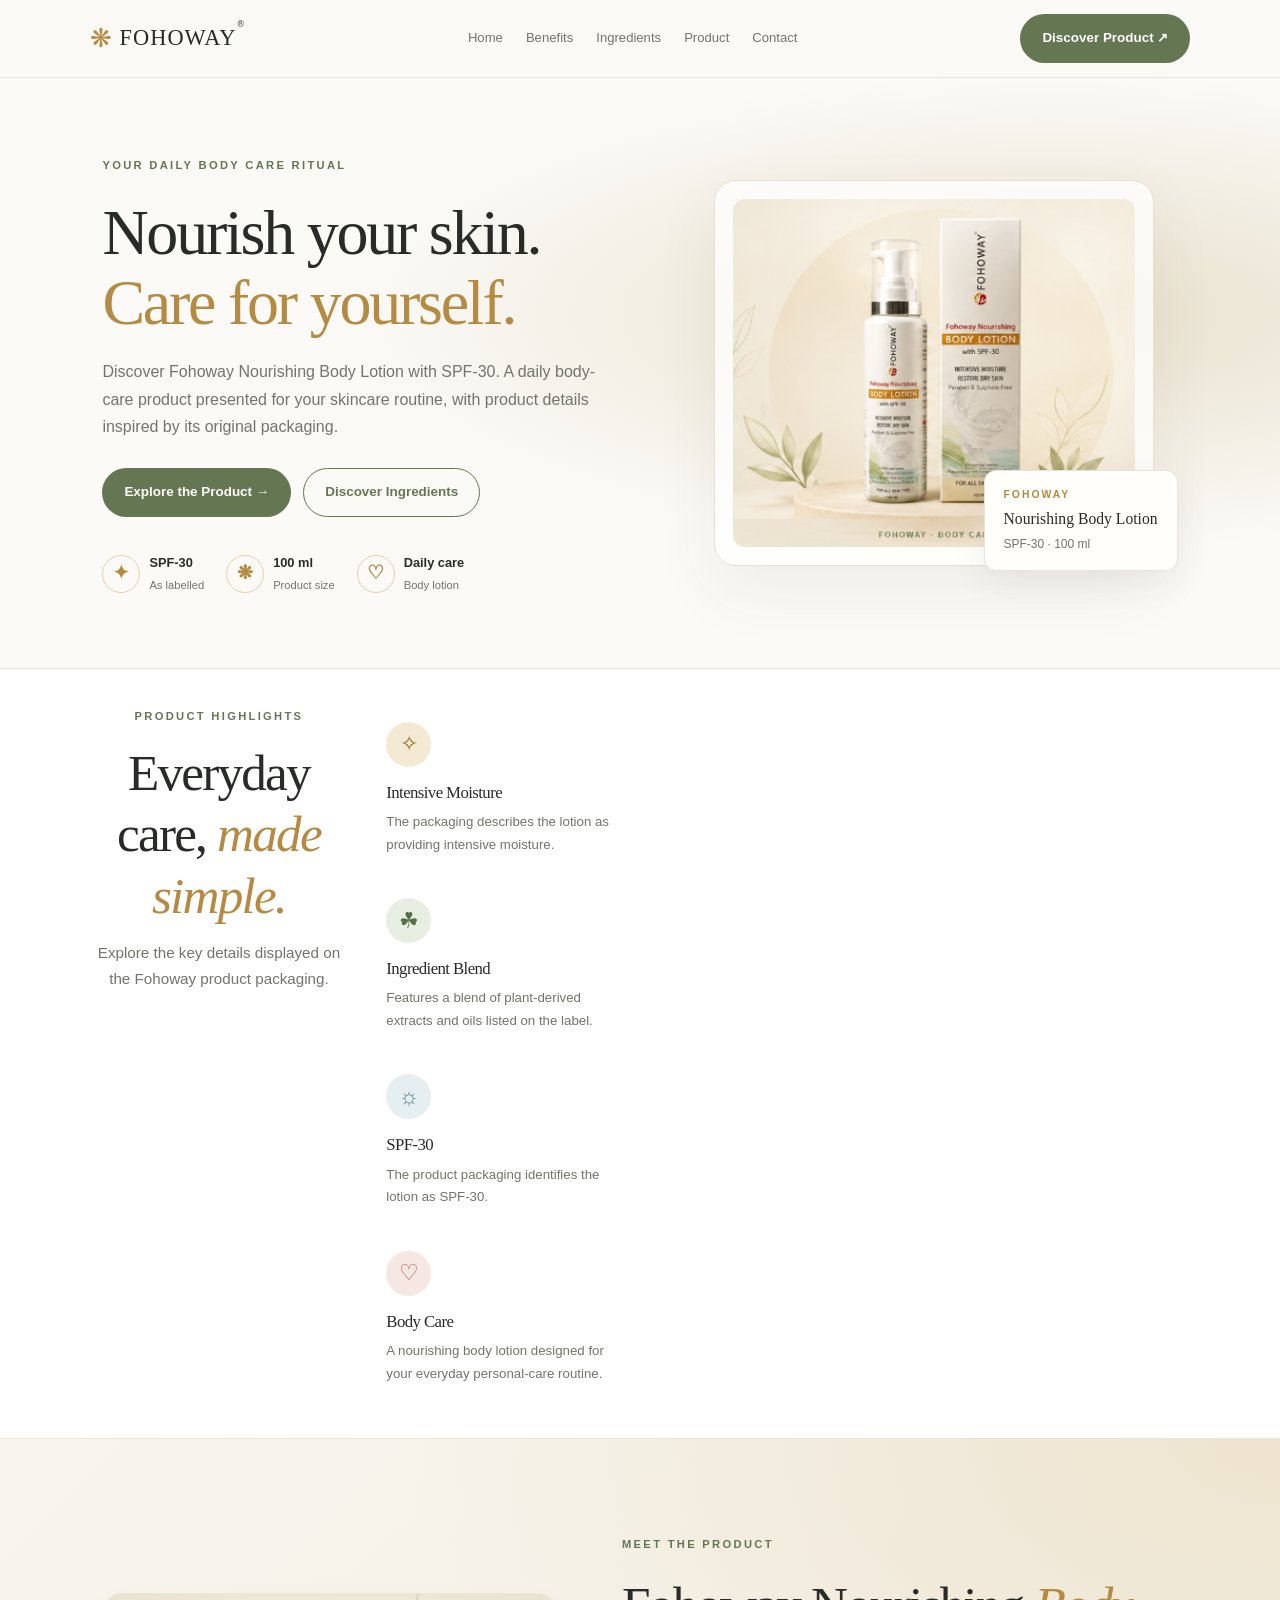
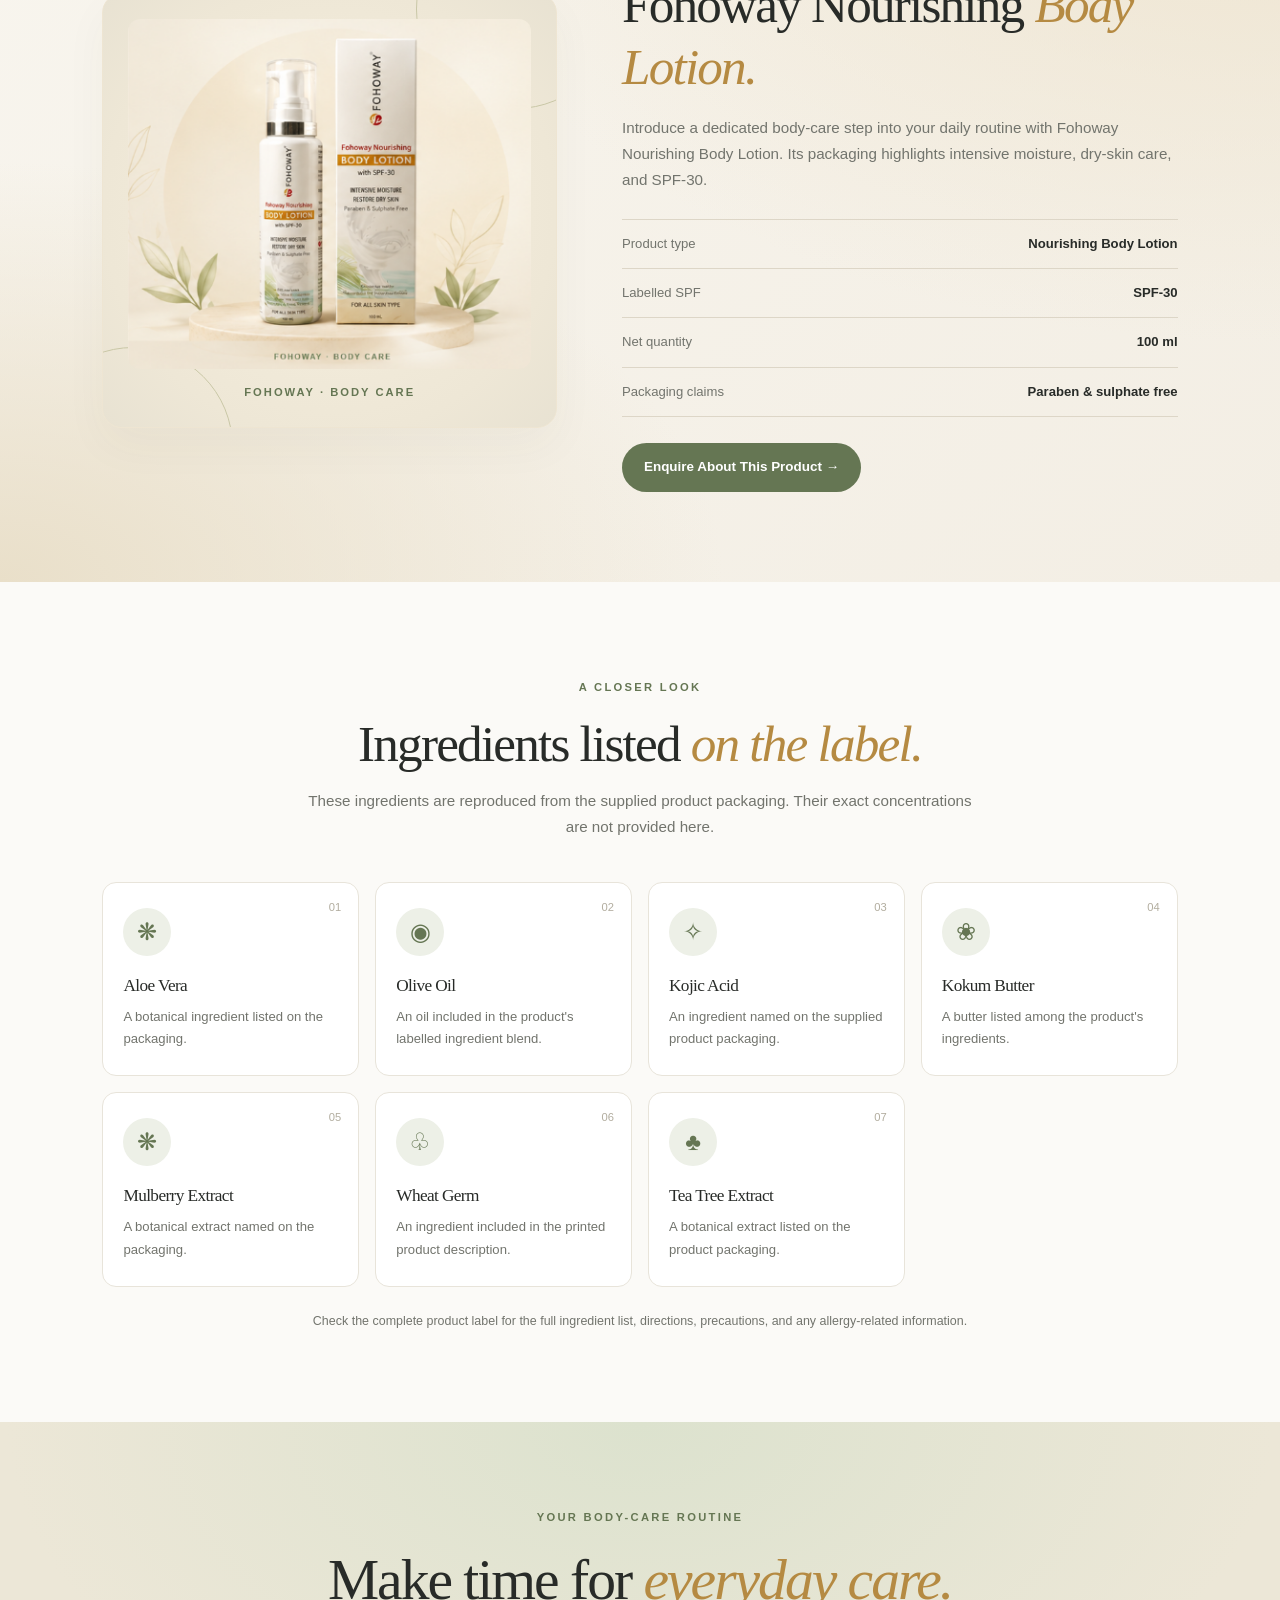
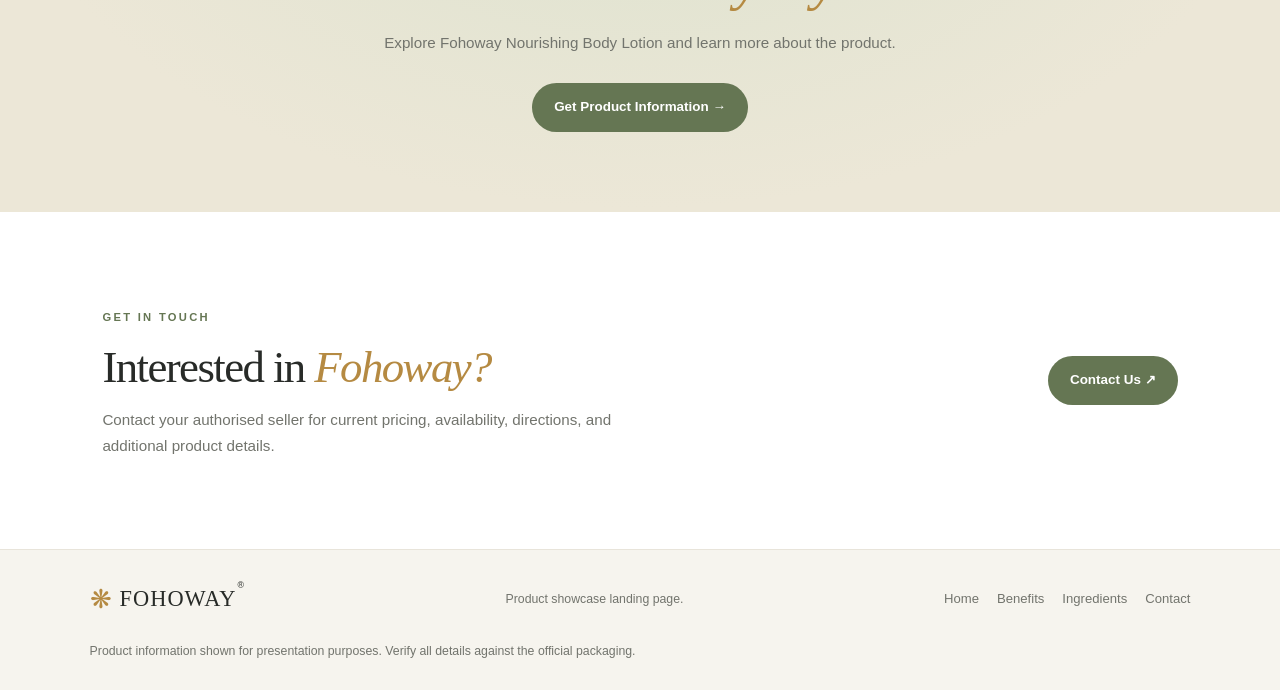
<file: index.html>
<!DOCTYPE html>
<html lang="en">
<head>
    <meta charset="UTF-8">
    <meta name="viewport" content="width=device-width, initial-scale=1.0">
    <meta name="description" content="Discover Fohoway Nourishing Body Lotion with SPF-30, presented in a clean and elegant product showcase.">
    <title>FOHOWAY | Nourishing Body Lotion SPF-30</title>
    <link rel="stylesheet" href="style.css">
</head>
<body>

    <!-- Navigation -->
    <header class="navbar">
        <a href="#home" class="logo" aria-label="Fohoway home">
            <span class="logo-symbol">❋</span> FOHOWAY<span class="reg">®</span>
        </a>

        <nav aria-label="Main navigation">
            <a href="#home">Home</a>
            <a href="#benefits">Benefits</a>
            <a href="#ingredients">Ingredients</a>
            <a href="#product">Product</a>
            <a href="#contact">Contact</a>
        </nav>

        <a href="#product" class="button nav-button">Discover Product ↗</a>
    </header>

    <main>
        <!-- Hero section -->
        <section class="hero" id="home">
            <div class="hero-content">
                <span class="eyebrow">YOUR DAILY BODY CARE RITUAL</span>

                <h1>
                    Nourish your skin.<br>
                    <span>Care for yourself.</span>
                </h1>

                <p class="hero-description">
                    Discover Fohoway Nourishing Body Lotion with SPF-30.
                    A daily body-care product presented for your skincare routine,
                    with product details inspired by its original packaging.
                </p>

                <div class="hero-buttons">
                    <a href="#product" class="button primary">Explore the Product →</a>
                    <a href="#ingredients" class="button secondary">Discover Ingredients</a>
                </div>

                <div class="hero-highlights">
                    <div>
                        <span class="highlight-icon">✦</span>
                        <span>SPF-30<br><small>As labelled</small></span>
                    </div>
                    <div>
                        <span class="highlight-icon">❋</span>
                        <span>100 ml<br><small>Product size</small></span>
                    </div>
                    <div>
                        <span class="highlight-icon">♡</span>
                        <span>Daily care<br><small>Body lotion</small></span>
                    </div>
                </div>
            </div>

            <div class="hero-image">
                <div class="image-glow"></div>
                <div class="image-frame">
                    <img
                        src="Image/Fohoway.png"
                        alt="Fohoway Nourishing Body Lotion with SPF-30, 100 ml bottle and product box"
                    >
                </div>
                <div class="floating-label">
                    <span>FOHOWAY</span>
                    <strong>Nourishing Body Lotion</strong>
                    <small>SPF-30 · 100 ml</small>
                </div>
            </div>
        </section>

        <!-- Product highlights -->
        <section class="benefits section" id="benefits">
            <div class="section-heading">
                <span class="eyebrow">PRODUCT HIGHLIGHTS</span>
                <h2>Everyday care, <em>made simple.</em></h2>
                <p>Explore the key details displayed on the Fohoway product packaging.</p>
            </div>

            <div class="benefit-grid">
                <article class="benefit-card">
                    <span class="benefit-icon gold">✧</span>
                    <h3>Intensive Moisture</h3>
                    <p>The packaging describes the lotion as providing intensive moisture.</p>
                </article>

                <article class="benefit-card">
                    <span class="benefit-icon green">☘</span>
                    <h3>Ingredient Blend</h3>
                    <p>Features a blend of plant-derived extracts and oils listed on the label.</p>
                </article>

                <article class="benefit-card">
                    <span class="benefit-icon blue">☼</span>
                    <h3>SPF-30</h3>
                    <p>The product packaging identifies the lotion as SPF-30.</p>
                </article>

                <article class="benefit-card">
                    <span class="benefit-icon rose">♡</span>
                    <h3>Body Care</h3>
                    <p>A nourishing body lotion designed for your everyday personal-care routine.</p>
                </article>
            </div>
        </section>

        <!-- About the product -->
        <section class="about section" id="product">
            <div class="about-image">
                <div class="about-decoration decoration-one"></div>
                <div class="about-decoration decoration-two"></div>

                <img
                    src="Image/Fohoway.png"
                    alt="Fohoway Nourishing Body Lotion product packaging"
                    loading="lazy"
                >

                <span class="image-caption">FOHOWAY · BODY CARE</span>
            </div>

            <div class="about-content">
                <span class="eyebrow">MEET THE PRODUCT</span>
                <h2>Fohoway Nourishing <em>Body Lotion.</em></h2>

                <p>
                    Introduce a dedicated body-care step into your daily routine
                    with Fohoway Nourishing Body Lotion. Its packaging highlights
                    intensive moisture, dry-skin care, and SPF-30.
                </p>

                <div class="product-facts">
                    <div>
                        <span>Product type</span>
                        <strong>Nourishing Body Lotion</strong>
                    </div>
                    <div>
                        <span>Labelled SPF</span>
                        <strong>SPF-30</strong>
                    </div>
                    <div>
                        <span>Net quantity</span>
                        <strong>100 ml</strong>
                    </div>
                    <div>
                        <span>Packaging claims</span>
                        <strong>Paraben &amp; sulphate free</strong>
                    </div>
                </div>

                <a href="#contact" class="button primary">Enquire About This Product →</a>
            </div>
        </section>

        <!-- Ingredients -->
        <section class="ingredients section" id="ingredients">
            <div class="section-heading">
                <span class="eyebrow">A CLOSER LOOK</span>
                <h2>Ingredients listed <em>on the label.</em></h2>
                <p>
                    These ingredients are reproduced from the supplied product
                    packaging. Their exact concentrations are not provided here.
                </p>
            </div>

            <div class="ingredient-grid">
                <article class="ingredient-card">
                    <span class="ingredient-number">01</span>
                    <span class="ingredient-symbol">❋</span>
                    <h3>Aloe Vera</h3>
                    <p>A botanical ingredient listed on the packaging.</p>
                </article>

                <article class="ingredient-card">
                    <span class="ingredient-number">02</span>
                    <span class="ingredient-symbol">◉</span>
                    <h3>Olive Oil</h3>
                    <p>An oil included in the product's labelled ingredient blend.</p>
                </article>

                <article class="ingredient-card">
                    <span class="ingredient-number">03</span>
                    <span class="ingredient-symbol">✧</span>
                    <h3>Kojic Acid</h3>
                    <p>An ingredient named on the supplied product packaging.</p>
                </article>

                <article class="ingredient-card">
                    <span class="ingredient-number">04</span>
                    <span class="ingredient-symbol">❀</span>
                    <h3>Kokum Butter</h3>
                    <p>A butter listed among the product's ingredients.</p>
                </article>

                <article class="ingredient-card">
                    <span class="ingredient-number">05</span>
                    <span class="ingredient-symbol">❋</span>
                    <h3>Mulberry Extract</h3>
                    <p>A botanical extract named on the packaging.</p>
                </article>

                <article class="ingredient-card">
                    <span class="ingredient-number">06</span>
                    <span class="ingredient-symbol">♧</span>
                    <h3>Wheat Germ</h3>
                    <p>An ingredient included in the printed product description.</p>
                </article>

                <article class="ingredient-card">
                    <span class="ingredient-number">07</span>
                    <span class="ingredient-symbol">♣</span>
                    <h3>Tea Tree Extract</h3>
                    <p>A botanical extract listed on the product packaging.</p>
                </article>
            </div>

            <p class="ingredient-note">
                Check the complete product label for the full ingredient list,
                directions, precautions, and any allergy-related information.
            </p>
        </section>

        <!-- Call to action -->
        <section class="cta">
            <div class="cta-content">
                <span class="eyebrow">YOUR BODY-CARE ROUTINE</span>
                <h2>Make time for <em>everyday care.</em></h2>
                <p>
                    Explore Fohoway Nourishing Body Lotion and learn more
                    about the product.
                </p>
                <a href="#contact" class="button cta-button">Get Product Information →</a>
            </div>
        </section>

        <!-- Contact -->
        <section class="contact section" id="contact">
            <div>
                <span class="eyebrow">GET IN TOUCH</span>
                <h2>Interested in <em>Fohoway?</em></h2>
                <p>
                    Contact your authorised seller for current pricing,
                    availability, directions, and additional product details.
                </p>
            </div>

            <a class="button primary" href="mailto:hello@example.com">
                Contact Us ↗
            </a>
        </section>
    </main>

    <!-- Footer -->
    <footer class="footer">
        <a href="#home" class="logo">
            <span class="logo-symbol">❋</span> FOHOWAY<span class="reg">®</span>
        </a>

        <p>Product showcase landing page.</p>

        <div class="footer-links">
            <a href="#home">Home</a>
            <a href="#benefits">Benefits</a>
            <a href="#ingredients">Ingredients</a>
            <a href="#contact">Contact</a>
        </div>

        <small>
            Product information shown for presentation purposes.
            Verify all details against the official packaging.
        </small>
    </footer>

</body>
</html>
</file>
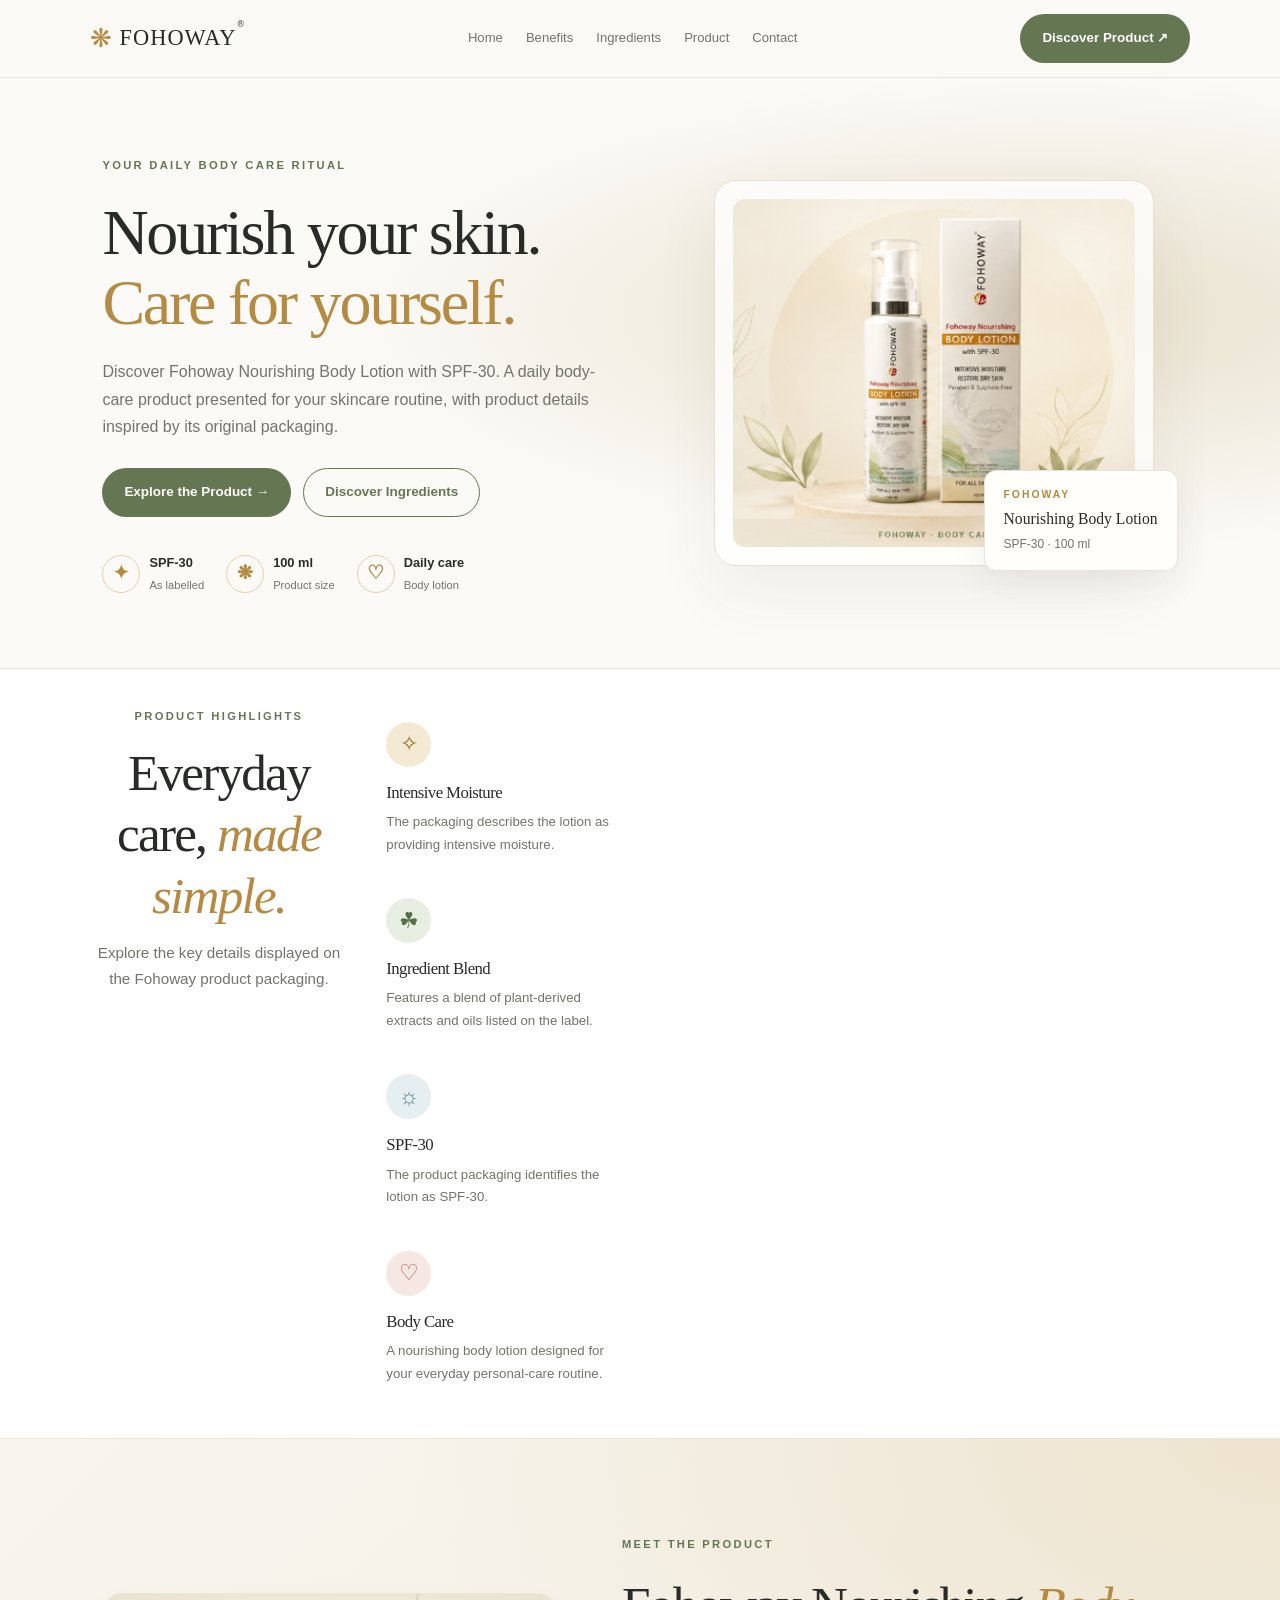
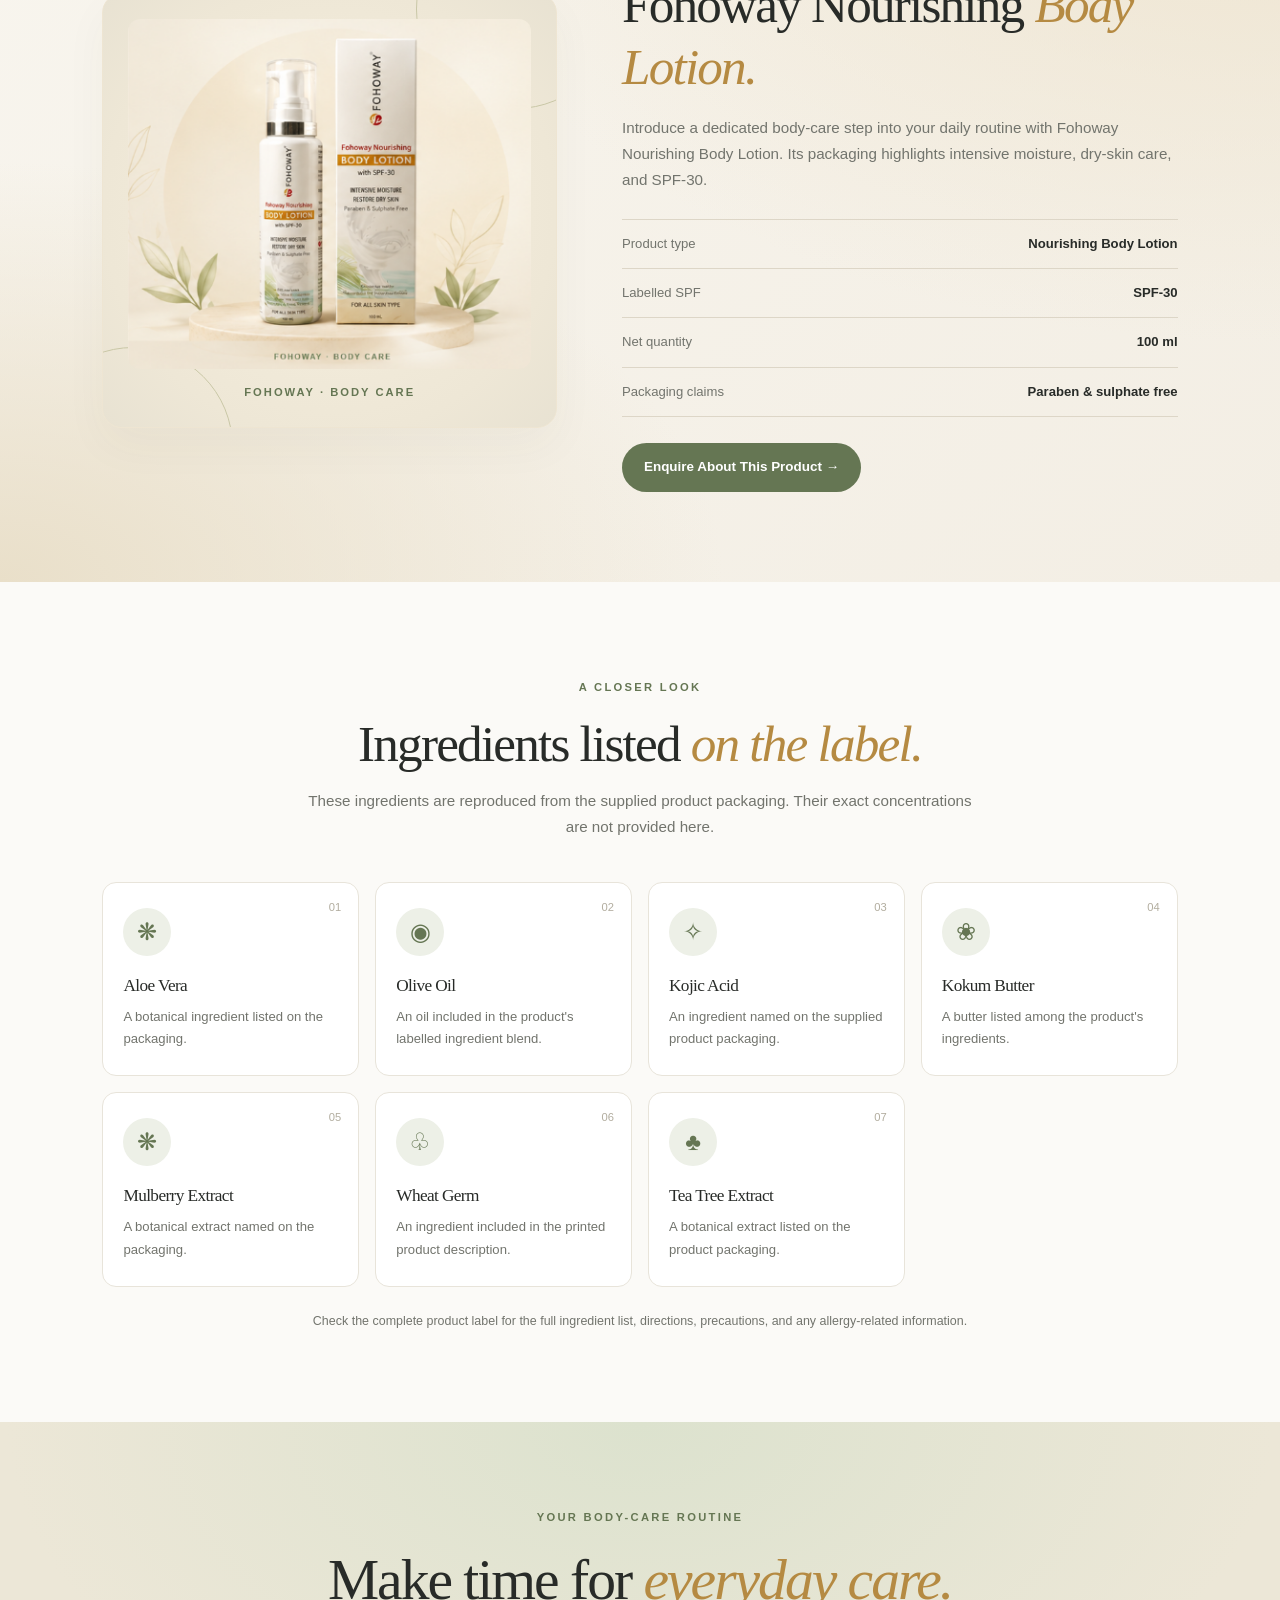
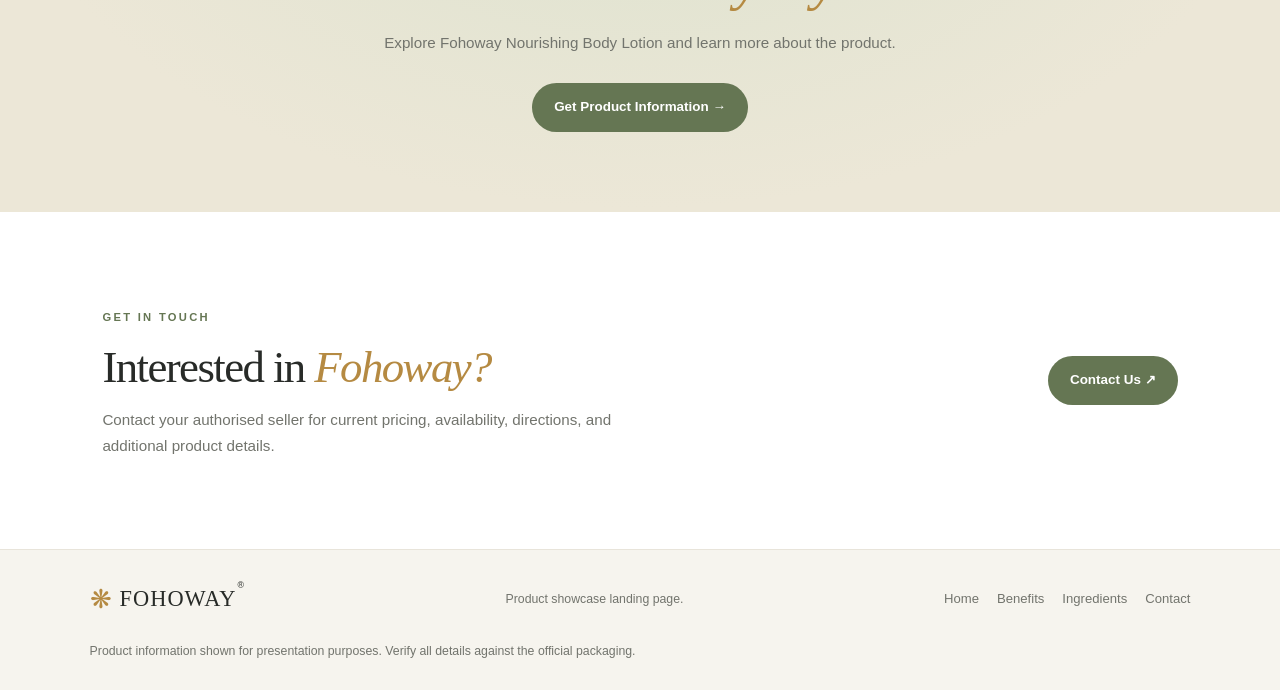
<file: WebDev-L1-LandingPage/index.html>
<!DOCTYPE html>
<html lang="en">
<head>
    <meta charset="UTF-8">
    <meta name="viewport" content="width=device-width, initial-scale=1.0">
    <meta name="description" content="Discover Fohoway Nourishing Body Lotion with SPF-30, presented in a clean and elegant product showcase.">
    <title>FOHOWAY | Nourishing Body Lotion SPF-30</title>
    <link rel="stylesheet" href="style.css">
</head>
<body>

    <!-- Navigation -->
    <header class="navbar">
        <a href="#home" class="logo" aria-label="Fohoway home">
            <span class="logo-symbol">❋</span> FOHOWAY<span class="reg">®</span>
        </a>

        <nav aria-label="Main navigation">
            <a href="#home">Home</a>
            <a href="#benefits">Benefits</a>
            <a href="#ingredients">Ingredients</a>
            <a href="#product">Product</a>
            <a href="#contact">Contact</a>
        </nav>

        <a href="#product" class="button nav-button">Discover Product ↗</a>
    </header>

    <main>
        <!-- Hero section -->
        <section class="hero" id="home">
            <div class="hero-content">
                <span class="eyebrow">YOUR DAILY BODY CARE RITUAL</span>

                <h1>
                    Nourish your skin.<br>
                    <span>Care for yourself.</span>
                </h1>

                <p class="hero-description">
                    Discover Fohoway Nourishing Body Lotion with SPF-30.
                    A daily body-care product presented for your skincare routine,
                    with product details inspired by its original packaging.
                </p>

                <div class="hero-buttons">
                    <a href="#product" class="button primary">Explore the Product →</a>
                    <a href="#ingredients" class="button secondary">Discover Ingredients</a>
                </div>

                <div class="hero-highlights">
                    <div>
                        <span class="highlight-icon">✦</span>
                        <span>SPF-30<br><small>As labelled</small></span>
                    </div>
                    <div>
                        <span class="highlight-icon">❋</span>
                        <span>100 ml<br><small>Product size</small></span>
                    </div>
                    <div>
                        <span class="highlight-icon">♡</span>
                        <span>Daily care<br><small>Body lotion</small></span>
                    </div>
                </div>
            </div>

            <div class="hero-image">
                <div class="image-glow"></div>
                <div class="image-frame">
                    <img
                        src="Image/Fohoway.png"
                        alt="Fohoway Nourishing Body Lotion with SPF-30, 100 ml bottle and product box"
                    >
                </div>
                <div class="floating-label">
                    <span>FOHOWAY</span>
                    <strong>Nourishing Body Lotion</strong>
                    <small>SPF-30 · 100 ml</small>
                </div>
            </div>
        </section>

        <!-- Product highlights -->
        <section class="benefits section" id="benefits">
            <div class="section-heading">
                <span class="eyebrow">PRODUCT HIGHLIGHTS</span>
                <h2>Everyday care, <em>made simple.</em></h2>
                <p>Explore the key details displayed on the Fohoway product packaging.</p>
            </div>

            <div class="benefit-grid">
                <article class="benefit-card">
                    <span class="benefit-icon gold">✧</span>
                    <h3>Intensive Moisture</h3>
                    <p>The packaging describes the lotion as providing intensive moisture.</p>
                </article>

                <article class="benefit-card">
                    <span class="benefit-icon green">☘</span>
                    <h3>Ingredient Blend</h3>
                    <p>Features a blend of plant-derived extracts and oils listed on the label.</p>
                </article>

                <article class="benefit-card">
                    <span class="benefit-icon blue">☼</span>
                    <h3>SPF-30</h3>
                    <p>The product packaging identifies the lotion as SPF-30.</p>
                </article>

                <article class="benefit-card">
                    <span class="benefit-icon rose">♡</span>
                    <h3>Body Care</h3>
                    <p>A nourishing body lotion designed for your everyday personal-care routine.</p>
                </article>
            </div>
        </section>

        <!-- About the product -->
        <section class="about section" id="product">
            <div class="about-image">
                <div class="about-decoration decoration-one"></div>
                <div class="about-decoration decoration-two"></div>

                <img
                    src="Image/Fohoway.png"
                    alt="Fohoway Nourishing Body Lotion product packaging"
                    loading="lazy"
                >

                <span class="image-caption">FOHOWAY · BODY CARE</span>
            </div>

            <div class="about-content">
                <span class="eyebrow">MEET THE PRODUCT</span>
                <h2>Fohoway Nourishing <em>Body Lotion.</em></h2>

                <p>
                    Introduce a dedicated body-care step into your daily routine
                    with Fohoway Nourishing Body Lotion. Its packaging highlights
                    intensive moisture, dry-skin care, and SPF-30.
                </p>

                <div class="product-facts">
                    <div>
                        <span>Product type</span>
                        <strong>Nourishing Body Lotion</strong>
                    </div>
                    <div>
                        <span>Labelled SPF</span>
                        <strong>SPF-30</strong>
                    </div>
                    <div>
                        <span>Net quantity</span>
                        <strong>100 ml</strong>
                    </div>
                    <div>
                        <span>Packaging claims</span>
                        <strong>Paraben &amp; sulphate free</strong>
                    </div>
                </div>

                <a href="#contact" class="button primary">Enquire About This Product →</a>
            </div>
        </section>

        <!-- Ingredients -->
        <section class="ingredients section" id="ingredients">
            <div class="section-heading">
                <span class="eyebrow">A CLOSER LOOK</span>
                <h2>Ingredients listed <em>on the label.</em></h2>
                <p>
                    These ingredients are reproduced from the supplied product
                    packaging. Their exact concentrations are not provided here.
                </p>
            </div>

            <div class="ingredient-grid">
                <article class="ingredient-card">
                    <span class="ingredient-number">01</span>
                    <span class="ingredient-symbol">❋</span>
                    <h3>Aloe Vera</h3>
                    <p>A botanical ingredient listed on the packaging.</p>
                </article>

                <article class="ingredient-card">
                    <span class="ingredient-number">02</span>
                    <span class="ingredient-symbol">◉</span>
                    <h3>Olive Oil</h3>
                    <p>An oil included in the product's labelled ingredient blend.</p>
                </article>

                <article class="ingredient-card">
                    <span class="ingredient-number">03</span>
                    <span class="ingredient-symbol">✧</span>
                    <h3>Kojic Acid</h3>
                    <p>An ingredient named on the supplied product packaging.</p>
                </article>

                <article class="ingredient-card">
                    <span class="ingredient-number">04</span>
                    <span class="ingredient-symbol">❀</span>
                    <h3>Kokum Butter</h3>
                    <p>A butter listed among the product's ingredients.</p>
                </article>

                <article class="ingredient-card">
                    <span class="ingredient-number">05</span>
                    <span class="ingredient-symbol">❋</span>
                    <h3>Mulberry Extract</h3>
                    <p>A botanical extract named on the packaging.</p>
                </article>

                <article class="ingredient-card">
                    <span class="ingredient-number">06</span>
                    <span class="ingredient-symbol">♧</span>
                    <h3>Wheat Germ</h3>
                    <p>An ingredient included in the printed product description.</p>
                </article>

                <article class="ingredient-card">
                    <span class="ingredient-number">07</span>
                    <span class="ingredient-symbol">♣</span>
                    <h3>Tea Tree Extract</h3>
                    <p>A botanical extract listed on the product packaging.</p>
                </article>
            </div>

            <p class="ingredient-note">
                Check the complete product label for the full ingredient list,
                directions, precautions, and any allergy-related information.
            </p>
        </section>

        <!-- Call to action -->
        <section class="cta">
            <div class="cta-content">
                <span class="eyebrow">YOUR BODY-CARE ROUTINE</span>
                <h2>Make time for <em>everyday care.</em></h2>
                <p>
                    Explore Fohoway Nourishing Body Lotion and learn more
                    about the product.
                </p>
                <a href="#contact" class="button cta-button">Get Product Information →</a>
            </div>
        </section>

        <!-- Contact -->
        <section class="contact section" id="contact">
            <div>
                <span class="eyebrow">GET IN TOUCH</span>
                <h2>Interested in <em>Fohoway?</em></h2>
                <p>
                    Contact your authorised seller for current pricing,
                    availability, directions, and additional product details.
                </p>
            </div>

            <a class="button primary" href="mailto:hello@example.com">
                Contact Us ↗
            </a>
        </section>
    </main>

    <!-- Footer -->
    <footer class="footer">
        <a href="#home" class="logo">
            <span class="logo-symbol">❋</span> FOHOWAY<span class="reg">®</span>
        </a>

        <p>Product showcase landing page.</p>

        <div class="footer-links">
            <a href="#home">Home</a>
            <a href="#benefits">Benefits</a>
            <a href="#ingredients">Ingredients</a>
            <a href="#contact">Contact</a>
        </div>

        <small>
            Product information shown for presentation purposes.
            Verify all details against the official packaging.
        </small>
    </footer>

</body>
</html>
</file>
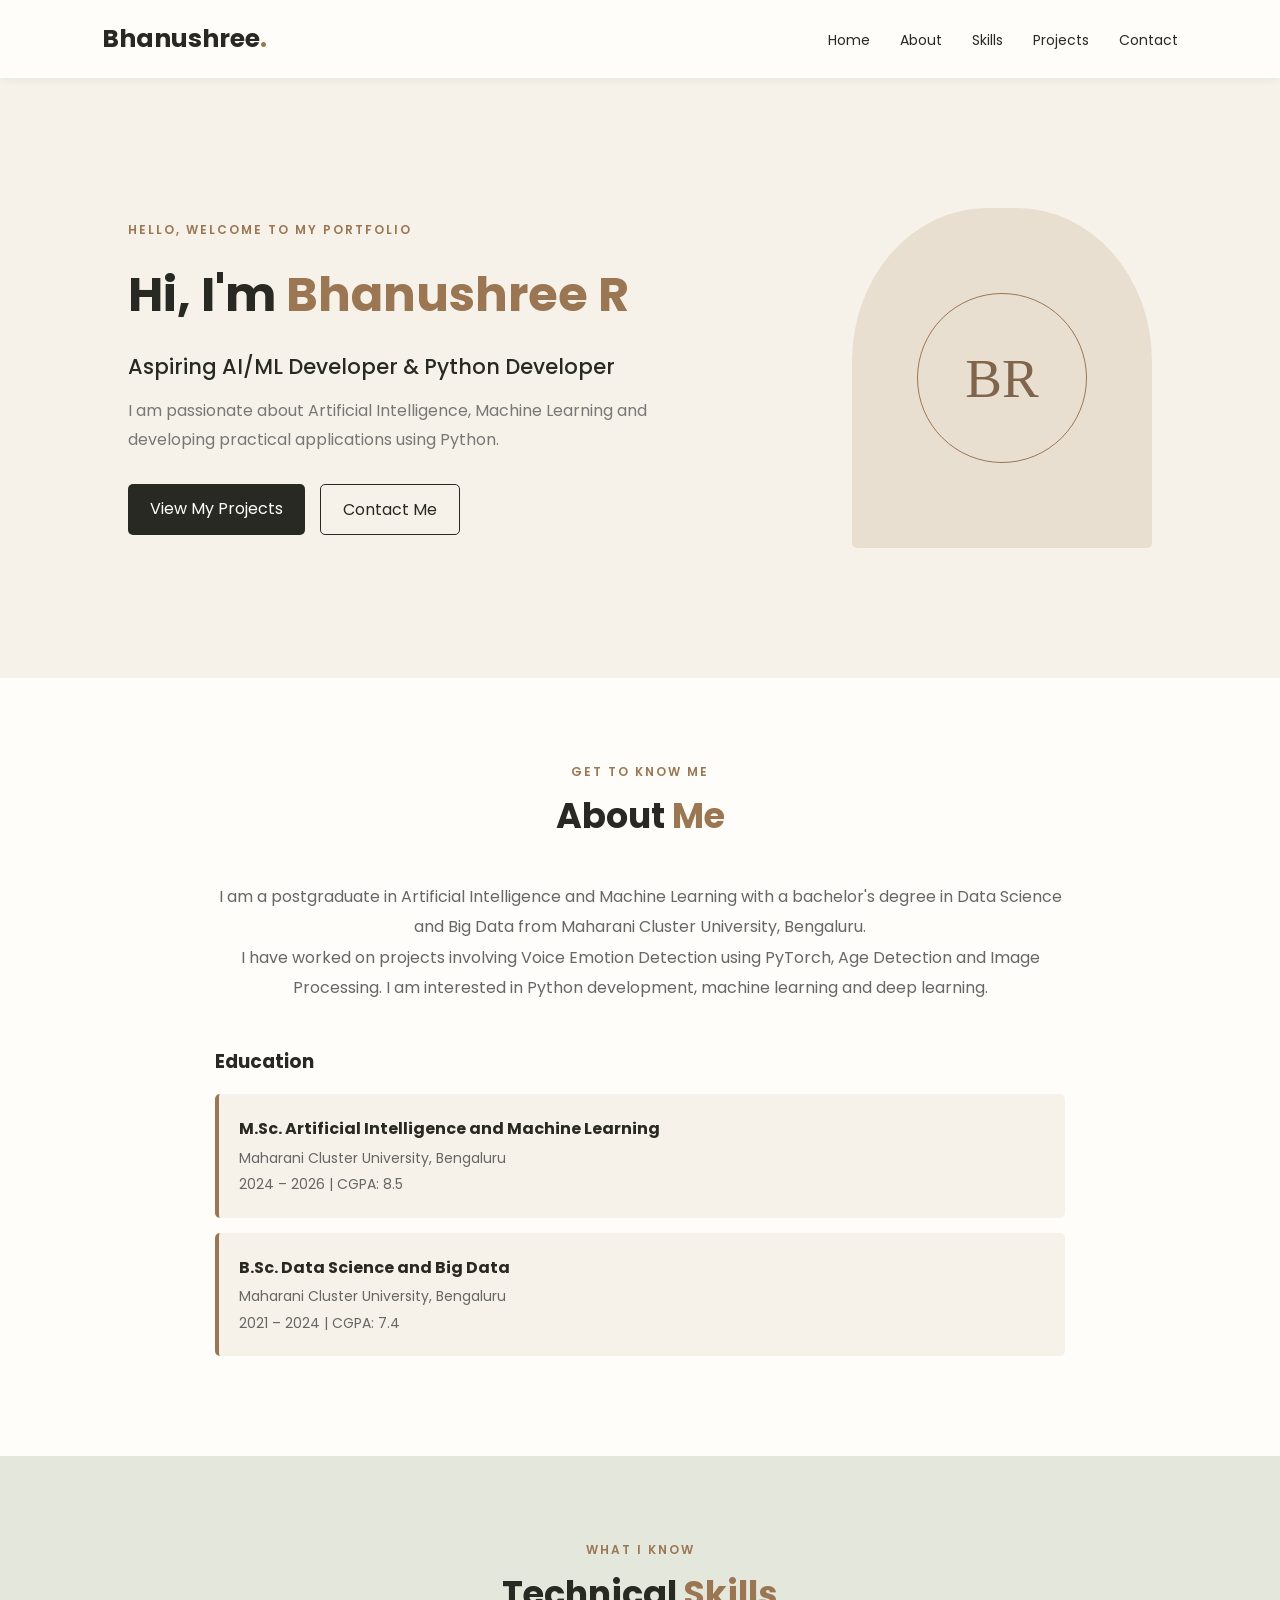
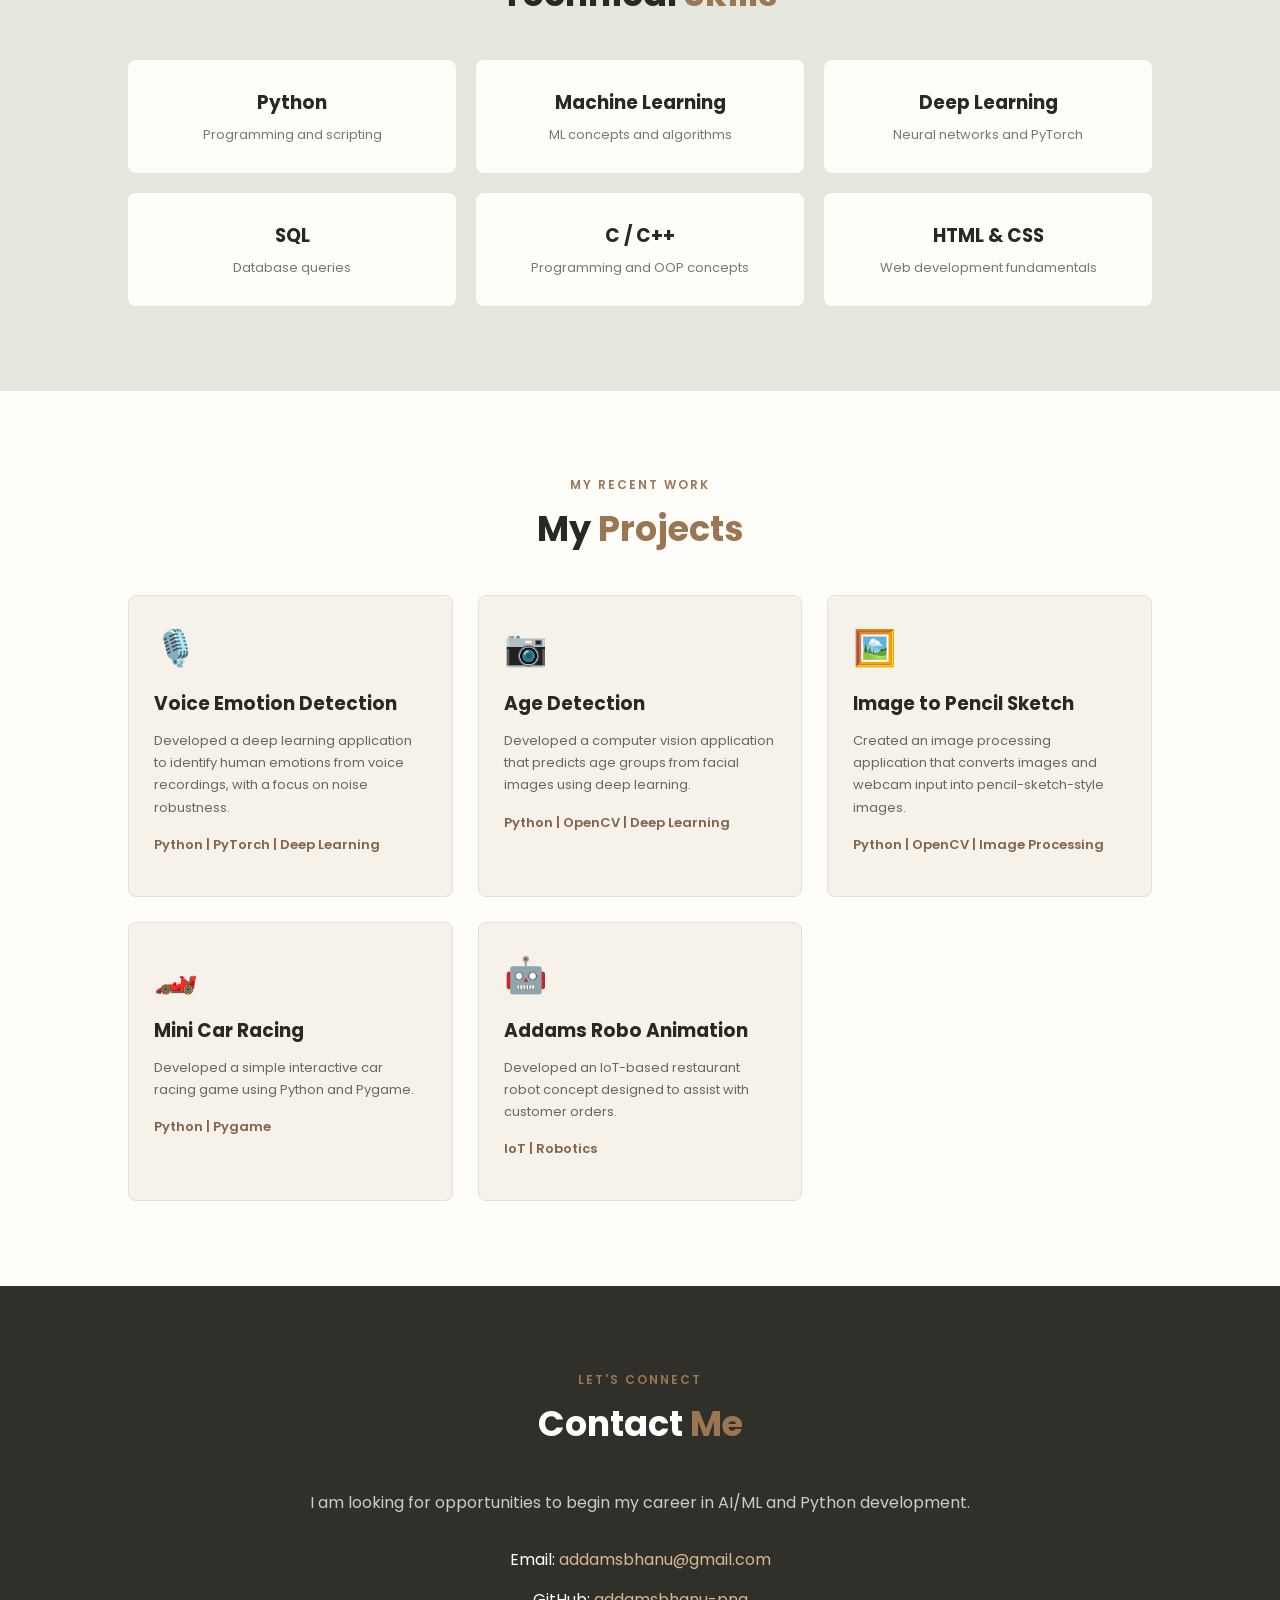
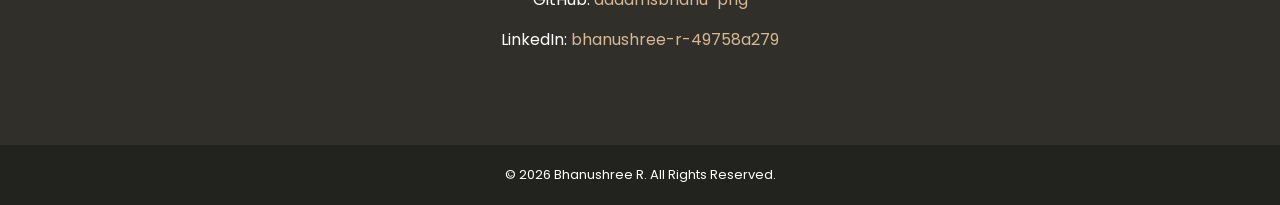
<file: WebDev-L2-Portfolio/index.html>
<!DOCTYPE html>
<html lang="en">
<head>
    <meta charset="UTF-8">
    <meta name="viewport" content="width=device-width, initial-scale=1.0">

    <title>Bhanushree R | AI/ML Developer</title>

    <link rel="preconnect" href="https://fonts.googleapis.com">
    <link rel="preconnect" href="https://fonts.gstatic.com" crossorigin>
    <link href="https://fonts.googleapis.com/css2?family=Poppins:wght@400;500;600;700&display=swap" rel="stylesheet">

    <link rel="stylesheet" href="style.css">
</head>

<body>

    <!-- Navigation -->
    <header>
        <nav class="navbar">
            <a href="#home" class="logo">Bhanushree<span>.</span></a>

            <button class="menu-toggle" aria-label="Toggle menu">☰</button>

            <ul class="nav-links">
                <li><a href="#home">Home</a></li>
                <li><a href="#about">About</a></li>
                <li><a href="#skills">Skills</a></li>
                <li><a href="#projects">Projects</a></li>
                <li><a href="#contact">Contact</a></li>
            </ul>
        </nav>
    </header>

    <!-- Home Section -->
    <section id="home" class="hero">

        <div class="hero-content">
            <p class="welcome">HELLO, WELCOME TO MY PORTFOLIO</p>

            <h1>Hi, I'm <span>Bhanushree R</span></h1>

            <h2>Aspiring AI/ML Developer & Python Developer</h2>

            <p>
                I am passionate about Artificial Intelligence,
                Machine Learning and developing practical applications
                using Python.
            </p>

            <div class="hero-buttons">
                <a href="#projects" class="btn">View My Projects</a>
                <a href="#contact" class="btn secondary">Contact Me</a>
            </div>
        </div>

        <div class="profile-image">
            <div class="avatar">BR</div>
        </div>

    </section>

    <!-- About Section -->
    <section id="about" class="section about">

        <div class="section-heading">
            <p>GET TO KNOW ME</p>
            <h2>About <span>Me</span></h2>
        </div>

        <div class="about-content">

            <p>
                I am a postgraduate in Artificial Intelligence and
                Machine Learning with a bachelor's degree in Data
                Science and Big Data from Maharani Cluster University,
                Bengaluru.
            </p>

            <p>
                I have worked on projects involving Voice Emotion
                Detection using PyTorch, Age Detection and Image
                Processing. I am interested in Python development,
                machine learning and deep learning.
            </p>

            <div class="education">

                <h3>Education</h3>

                <div class="education-card">
                    <h4>M.Sc. Artificial Intelligence and Machine Learning</h4>
                    <p>Maharani Cluster University, Bengaluru</p>
                    <p>2024 – 2026 | CGPA: 8.5</p>
                </div>

                <div class="education-card">
                    <h4>B.Sc. Data Science and Big Data</h4>
                    <p>Maharani Cluster University, Bengaluru</p>
                    <p>2021 – 2024 | CGPA: 7.4</p>
                </div>

            </div>
        </div>

    </section>

    <!-- Skills Section -->
    <section id="skills" class="section skills">

        <div class="section-heading">
            <p>WHAT I KNOW</p>
            <h2>Technical <span>Skills</span></h2>
        </div>

        <div class="skills-container">

            <div class="skill-card">
                <h3>Python</h3>
                <p>Programming and scripting</p>
            </div>

            <div class="skill-card">
                <h3>Machine Learning</h3>
                <p>ML concepts and algorithms</p>
            </div>

            <div class="skill-card">
                <h3>Deep Learning</h3>
                <p>Neural networks and PyTorch</p>
            </div>

            <div class="skill-card">
                <h3>SQL</h3>
                <p>Database queries</p>
            </div>

            <div class="skill-card">
                <h3>C / C++</h3>
                <p>Programming and OOP concepts</p>
            </div>

            <div class="skill-card">
                <h3>HTML & CSS</h3>
                <p>Web development fundamentals</p>
            </div>

        </div>

    </section>

    <!-- Projects Section -->
    <section id="projects" class="section projects">

        <div class="section-heading">
            <p>MY RECENT WORK</p>
            <h2>My <span>Projects</span></h2>
        </div>

        <div class="projects-container">

            <div class="project-card">
                <div class="project-icon">🎙️</div>
                <h3>Voice Emotion Detection</h3>
                <p>
                    Developed a deep learning application to identify
                    human emotions from voice recordings, with a focus
                    on noise robustness.
                </p>
                <p class="technology">Python | PyTorch | Deep Learning</p>
                
            </div>

            <div class="project-card">
                <div class="project-icon">📷</div>
                <h3>Age Detection</h3>
                <p>
                    Developed a computer vision application that
                    predicts age groups from facial images using
                    deep learning.
                </p>
                <p class="technology">Python | OpenCV | Deep Learning</p>
               
            </div>

            <div class="project-card">
                <div class="project-icon">🖼️</div>
                <h3>Image to Pencil Sketch</h3>
                <p>
                    Created an image processing application that
                    converts images and webcam input into
                    pencil-sketch-style images.
                </p>
                <p class="technology">Python | OpenCV | Image Processing</p>
                
            </div>

            <div class="project-card">
                <div class="project-icon">🏎️</div>
                <h3>Mini Car Racing</h3>
                <p>
                    Developed a simple interactive car racing game
                    using Python and Pygame.
                </p>
                <p class="technology">Python | Pygame</p>
                
            </div>

            <div class="project-card">
                <div class="project-icon">🤖</div>
                <h3>Addams Robo Animation</h3>
                <p>
                    Developed an IoT-based restaurant robot concept
                    designed to assist with customer orders.
                </p>
                <p class="technology">IoT | Robotics</p>
                
            </div>

        </div>

    </section>

    <!-- Contact Section -->
    <section id="contact" class="section contact">

        <div class="section-heading">
            <p>LET'S CONNECT</p>
            <h2>Contact <span>Me</span></h2>
        </div>

        <p>
            I am looking for opportunities to begin my career
            in AI/ML and Python development.
        </p>

        <div class="contact-details">

            <p>
                Email:
                <a href="mailto:addamsbhanu@gmail.com">
                    addamsbhanu@gmail.com
                </a>
            </p>

            <p>
                GitHub:
                <a href="https://github.com/addamsbhanu-png"
                   target="_blank">addamsbhanu-png</a>
            </p>

            <p>
                LinkedIn:
                <a href="https://www.linkedin.com/in/bhanushree-r-49758a279"
                   target="_blank">bhanushree-r-49758a279</a>
            </p>

        </div>

    </section>

    <!-- Footer -->
    <footer>
        <p>© <span id="year"></span> Bhanushree R. All Rights Reserved.</p>
    </footer>

    <script src="script.js"></script>

</body>
</html>
</file>
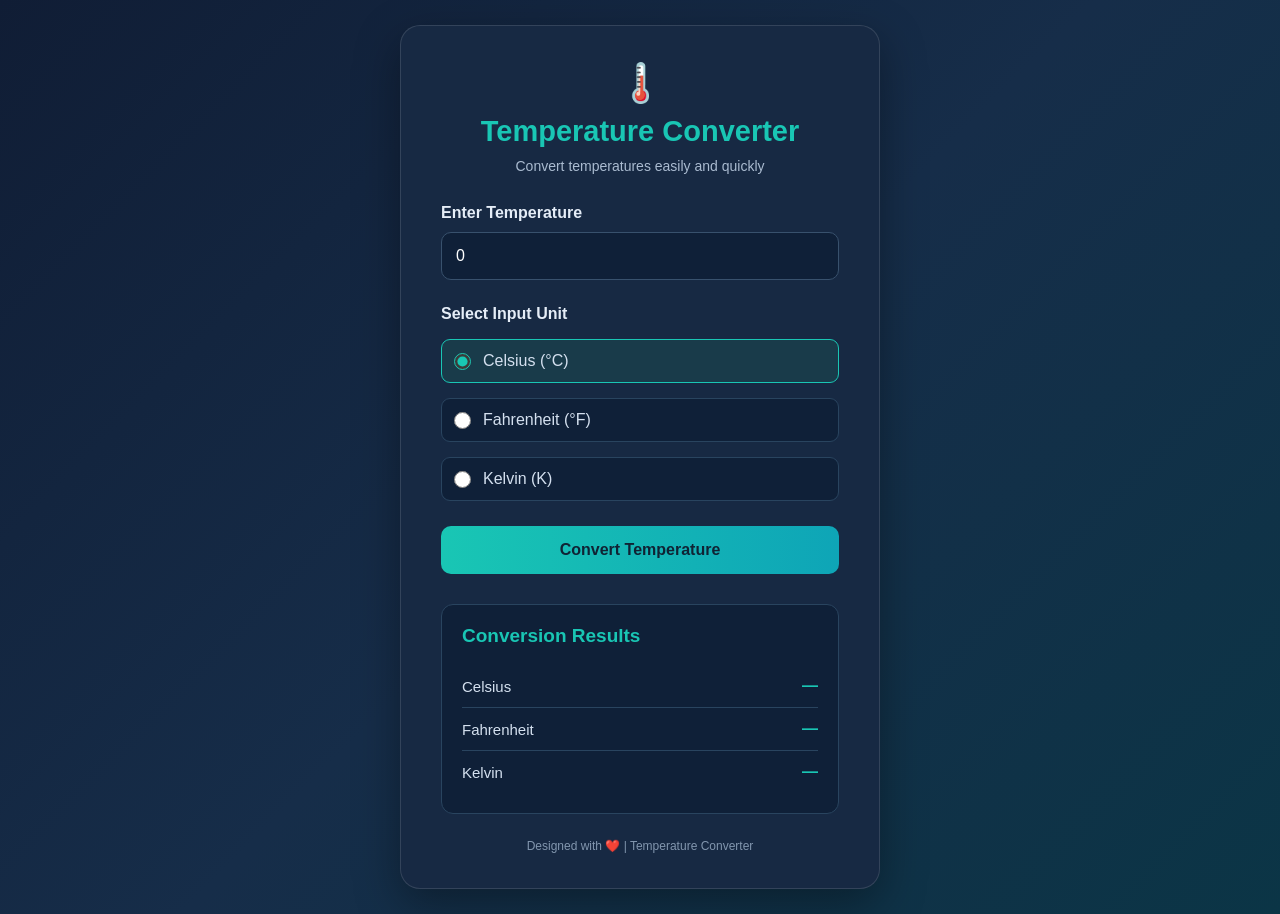
<file: WebDev-L3-Temperature Converter Website/index.html>
<!DOCTYPE html>
<html lang="en">

<head>
    <meta charset="UTF-8">
    <meta name="viewport" content="width=device-width, initial-scale=1.0">

    <title>Temperature Converter</title>

    <!-- CSS File -->
    <link rel="stylesheet" href="style.css">
</head>

<body>

    <div class="converter-container">

        <!-- Heading -->
        <div class="header">
            <div class="temperature-icon">🌡️</div>
            <h1>Temperature Converter</h1>
            <p>Convert temperatures easily and quickly</p>
        </div>

        <form id="converterForm">

            <!-- Temperature Input -->
            <div class="input-section">

                <label for="temperature">
                    Enter Temperature
                </label>

                <input
                    type="text"
                    id="temperature"
                    placeholder="Enter temperature value"
                    value="0"
                    inputmode="decimal"
                    autocomplete="off"
                >

            </div>

            <!-- Unit Selection -->
            <div class="unit-section">

                <p class="section-title">
                    Select Input Unit
                </p>

                <div class="unit-options">

                    <label class="unit-option">
                        <input
                            type="radio"
                            name="unit"
                            value="celsius"
                            checked
                        >
                        <span>Celsius (°C)</span>
                    </label>

                    <label class="unit-option">
                        <input
                            type="radio"
                            name="unit"
                            value="fahrenheit"
                        >
                        <span>Fahrenheit (°F)</span>
                    </label>

                    <label class="unit-option">
                        <input
                            type="radio"
                            name="unit"
                            value="kelvin"
                        >
                        <span>Kelvin (K)</span>
                    </label>

                </div>

            </div>

            <!-- Convert Button -->
            <button type="submit" id="convertBtn">
                Convert Temperature
            </button>

            <!-- Error Message -->
            <p id="errorMessage" class="error-message"
               role="alert"></p>

        </form>

        <!-- Results -->
        <div class="result-box">

            <h2>Conversion Results</h2>

            <div class="result-item">
                <span class="result-label">Celsius</span>
                <span class="result-value" id="celsius">—</span>
            </div>

            <div class="result-item">
                <span class="result-label">Fahrenheit</span>
                <span class="result-value" id="fahrenheit">—</span>
            </div>

            <div class="result-item">
                <span class="result-label">Kelvin</span>
                <span class="result-value" id="kelvin">—</span>
            </div>

        </div>

        <!-- Footer -->
        <div class="footer">
            <p>Designed with ❤️ | Temperature Converter</p>
        </div>

    </div>

    <!-- JavaScript File -->
    <script src="script.js"></script>

</body>

</html>
</file>
<file: style.css>
/* ==============================
   FOHOWAY BODY LOTION LANDING PAGE
   HTML5 + CSS3 ONLY
================================ */

:root {
    --background: #fbfaf7;
    --surface: #ffffff;
    --cream: #f3eee4;
    --gold: #b58a42;
    --gold-light: #e7d2a9;
    --green: #657653;
    --text: #282b28;
    --muted: #72746d;
    --border: #e8e4da;
}

* {
    margin: 0;
    padding: 0;
    box-sizing: border-box;
}

html {
    scroll-behavior: smooth;
    scroll-padding-top: 100px;
}

body {
    font-family: Arial, Helvetica, sans-serif;
    background: var(--background);
    color: var(--text);
    line-height: 1.7;
}

a {
    color: inherit;
    text-decoration: none;
}

img {
    display: block;
    max-width: 100%;
}

p {
    color: var(--muted);
    font-size: 0.95rem;
}

h1,
h2,
h3 {
    line-height: 1.2;
    letter-spacing: -0.035em;
}

h1,
h2 {
    font-family: Georgia, "Times New Roman", serif;
    font-weight: 500;
}

h1 span,
h2 em {
    color: var(--gold);
    font-weight: 400;
}

.section {
    padding: 90px 8%;
}

.eyebrow {
    color: var(--green);
    font-size: 0.7rem;
    font-weight: 700;
    letter-spacing: 2.3px;
}

/* Navigation */

.navbar {
    position: sticky;
    top: 0;
    z-index: 100;
    min-height: 76px;
    padding: 14px 7%;
    display: flex;
    justify-content: space-between;
    align-items: center;
    gap: 22px;
    background: rgba(251, 250, 247, 0.96);
    border-bottom: 1px solid var(--border);
    backdrop-filter: blur(12px);
}

.logo {
    display: inline-flex;
    align-items: center;
    gap: 7px;
    white-space: nowrap;
    font-family: Georgia, "Times New Roman", serif;
    font-size: 1.4rem;
    letter-spacing: 1px;
}

.logo-symbol {
    color: var(--gold);
    font-size: 1.6rem;
}

.reg {
    align-self: flex-start;
    margin-left: -6px;
    font-family: Arial, sans-serif;
    font-size: 0.55rem;
}

.navbar nav {
    display: flex;
    align-items: center;
    gap: 23px;
}

.navbar nav a,
.footer-links a {
    color: var(--muted);
    font-size: 0.82rem;
    transition: color 0.2s;
}

.navbar nav a:hover,
.footer-links a:hover {
    color: var(--gold);
}

.button {
    display: inline-flex;
    align-items: center;
    justify-content: center;
    padding: 12px 21px;
    border: 1px solid transparent;
    border-radius: 30px;
    font-size: 0.84rem;
    font-weight: 700;
    text-align: center;
    transition: background 0.2s, transform 0.2s;
}

.button:hover {
    transform: translateY(-2px);
}

.primary,
.nav-button {
    color: #fff;
    background: var(--green);
}

.primary:hover,
.nav-button:hover {
    background: #4f6140;
}

.secondary {
    border-color: var(--green);
    color: var(--green);
    background: transparent;
}

/* Hero section */

.hero {
    min-height: 590px;
    padding: 65px 8%;
    display: grid;
    grid-template-columns: 1fr 0.9fr;
    align-items: center;
    gap: 45px;
    overflow: hidden;
    background:
        radial-gradient(ellipse at 82% 40%, #e8e0cc 0%, transparent 48%),
        var(--background);
}

.hero h1 {
    margin: 20px 0;
    font-size: clamp(2.8rem, 5vw, 4.6rem);
    line-height: 1.1;
}

.hero-description {
    max-width: 520px;
    font-size: 1rem;
}

.hero-buttons {
    display: flex;
    flex-wrap: wrap;
    gap: 12px;
    margin-top: 28px;
}

.hero-highlights {
    display: flex;
    flex-wrap: wrap;
    gap: 22px;
    margin-top: 35px;
}

.hero-highlights > div {
    display: flex;
    align-items: center;
    gap: 9px;
    font-size: 0.8rem;
    font-weight: 700;
}

.hero-highlights small {
    color: var(--muted);
    font-size: 0.7rem;
    font-weight: 400;
}

.highlight-icon {
    display: grid;
    place-items: center;
    width: 38px;
    height: 38px;
    flex-shrink: 0;
    border: 1px solid var(--gold-light);
    border-radius: 50%;
    color: var(--gold);
    font-size: 1.2rem;
}

/* Actual product image */

.hero-image {
    position: relative;
    min-width: 0;
    min-height: 420px;
    display: flex;
    align-items: center;
    justify-content: center;
}

.image-glow {
    position: absolute;
    width: 330px;
    height: 330px;
    border-radius: 50%;
    background: linear-gradient(145deg, #e9dfc9, #f8f2e5);
}

.image-frame {
    position: relative;
    z-index: 1;
    width: 100%;
    max-width: 440px;
    padding: 18px;
    border: 1px solid #e7e0d3;
    border-radius: 22px;
    background: rgba(255, 255, 255, 0.75);
    box-shadow: 0 24px 65px #53452b12;
}

.image-frame img {
    width: 100%;
    max-height: 430px;
    object-fit: contain;
    border-radius: 12px;
}

.floating-label {
    position: absolute;
    z-index: 2;
    right: 0;
    bottom: 12px;
    display: grid;
    gap: 2px;
    max-width: 260px;
    padding: 15px 19px;
    border: 1px solid var(--border);
    border-radius: 12px;
    background: #fffefa;
    box-shadow: 0 12px 35px #44382012;
}

.floating-label span {
    color: var(--gold);
    font-size: 0.65rem;
    font-weight: 700;
    letter-spacing: 2px;
}

.floating-label strong {
    font-family: Georgia, "Times New Roman", serif;
    font-size: 0.98rem;
    font-weight: 500;
}

.floating-label small {
    color: var(--muted);
    font-size: 0.75rem;
}

/* Section headings */

.section-heading {
    max-width: 680px;
    margin: 0 auto 42px;
    text-align: center;
}

.section-heading h2 {
    margin: 14px 0;
    font-size: clamp(2rem, 4vw, 3.2rem);
}

.section-heading > p {
    margin-top: 10px;
}

/* Benefits */

.benefits {
    padding: 32px 7%;
    display: grid;
    grid-template-columns: repeat(4, minmax(0, 1fr));
    gap: 22px;
    border-top: 1px solid var(--border);
    border-bottom: 1px solid var(--border);
    background: var(--surface);
}

.benefit-card {
    padding: 20px 15px;
    border: 1px solid transparent;
    border-radius: 12px;
    transition: border-color 0.2s, transform 0.2s;
}

.benefit-card:hover {
    transform: translateY(-3px);
    border-color: var(--border);
}

.benefit-icon {
    display: grid;
    place-items: center;
    width: 45px;
    height: 45px;
    margin-bottom: 16px;
    border-radius: 50%;
    font-size: 1.4rem;
}

.gold {
    color: #98712e;
    background: #f4ead4;
}

.green {
    color: #566d48;
    background: #e8eee1;
}

.blue {
    color: #577e91;
    background: #e5eff2;
}

.rose {
    color: #a76458;
    background: #f5e7e1;
}

.benefit-card h3 {
    margin-bottom: 8px;
    font-family: Georgia, "Times New Roman", serif;
    font-size: 1.05rem;
    font-weight: 500;
}

.benefit-card p {
    font-size: 0.83rem;
}

/* Product details */


.about {
    display: grid;
    grid-template-columns: 0.9fr 1.1fr;
    align-items: center;
    gap: 65px;
    background:
        radial-gradient(
            ellipse at top right,
            #eee4cf 0%,
            transparent 48%
        ),
        radial-gradient(
            ellipse at bottom left,
            #e9dfc9 0%,
            transparent 40%
        ),
        linear-gradient(
            135deg,
            #f8f5ee,
            #f3eee4
        );
}



.about-image {
    position: relative;
    min-width: 0;
    padding: 25px;
    overflow: hidden;
    border: 1px solid #eee5d2;
    border-radius: 20px;
    background:
        radial-gradient(
            circle at center,
            #f7f0df 0%,
            #eee7d6 72%,
            #e8e2d2 100%
        );
    box-shadow: 0 18px 45px #53452b0a;
}


.about-image img {
    position: relative;
    z-index: 1;
    width: 100%;
    max-height: 470px;
    object-fit: contain;
    border-radius: 12px;
}

.about-decoration {
    position: absolute;
    width: 200px;
    height: 200px;
    border: 1px solid #c9c7a6;
    border-radius: 50%;
}

.decoration-one {
    top: -85px;
    right: -60px;
}

.decoration-two {
    bottom: -120px;
    left: -70px;
}

.image-caption {
    position: relative;
    z-index: 2;
    display: block;
    margin-top: 14px;
    color: var(--green);
    text-align: center;
    font-size: 0.7rem;
    font-weight: 700;
    letter-spacing: 2px;
}

.about-content h2 {
    margin: 18px 0;
    font-size: clamp(2.3rem, 4vw, 3.4rem);
}

.about-content > p {
    margin-bottom: 17px;
}

.product-facts {
    margin: 26px 0;
    border-top: 1px solid #ddd6c7;
}

.product-facts div {
    display: flex;
    justify-content: space-between;
    align-items: flex-start;
    gap: 16px;
    padding: 13px 0;
    border-bottom: 1px solid #ddd6c7;
}

.product-facts span {
    color: var(--muted);
    font-size: 0.82rem;
}

.product-facts strong {
    max-width: 60%;
    text-align: right;
    font-size: 0.82rem;
}

/* Ingredients */

.ingredients {
    background: var(--background);
}

.ingredient-grid {
    display: grid;
    grid-template-columns: repeat(4, minmax(0, 1fr));
    gap: 16px;
}

.ingredient-card {
    position: relative;
    min-width: 0;
    padding: 25px 20px;
    border: 1px solid var(--border);
    border-radius: 14px;
    background: var(--surface);
    transition: transform 0.2s, box-shadow 0.2s;
}

.ingredient-card:hover {
    transform: translateY(-4px);
    box-shadow: 0 12px 30px #4a432510;
}

.ingredient-number {
    position: absolute;
    top: 15px;
    right: 17px;
    color: #b2ad9f;
    font-size: 0.7rem;
}

.ingredient-symbol {
    display: grid;
    place-items: center;
    width: 48px;
    height: 48px;
    margin-bottom: 20px;
    border-radius: 50%;
    color: var(--green);
    background: #edf0e7;
    font-size: 1.5rem;
}

.ingredient-card h3 {
    margin-bottom: 9px;
    font-family: Georgia, "Times New Roman", serif;
    font-size: 1.08rem;
    font-weight: 500;
}

.ingredient-card p {
    font-size: 0.82rem;
}

.ingredient-note {
    max-width: 760px;
    margin: 24px auto 0;
    text-align: center;
    font-size: 0.78rem;
}

/* Call to action */

.cta {
    padding: 80px 7%;
    text-align: center;
    background:
        radial-gradient(ellipse at top, #dce2ce, transparent 70%),
        #ece7d7;
}

.cta h2 {
    margin: 16px 0;
    font-size: clamp(2.2rem, 4.5vw, 3.6rem);
}

.cta-content > p {
    margin-bottom: 27px;
}

.cta-button {
    color: #fff;
    background: var(--green);
}

.cta-button:hover {
    background: #4f6140;
}

/* Contact */

.contact {
    display: flex;
    align-items: center;
    justify-content: space-between;
    gap: 30px;
    background: var(--surface);
}

.contact h2 {
    margin: 12px 0;
    font-size: clamp(2rem, 4vw, 2.8rem);
}

.contact > div > p {
    max-width: 550px;
}

/* Footer */

.footer {
    display: flex;
    justify-content: space-between;
    align-items: center;
    flex-wrap: wrap;
    gap: 20px;
    padding: 28px 7%;
    border-top: 1px solid var(--border);
    background: #f6f4ee;
}

.footer > p,
.footer > small {
    color: var(--muted);
    font-size: 0.77rem;
}

.footer > small {
    width: 100%;
}

.footer-links {
    display: flex;
    flex-wrap: wrap;
    gap: 18px;
}

/* Responsive design */

@media (max-width: 1000px) {
    .navbar {
        flex-wrap: wrap;
    }

    .navbar nav {
        gap: 14px;
    }

    .hero {
        grid-template-columns: 1fr;
        gap: 30px;
    }

    .hero-content {
        max-width: 700px;
    }

    .hero-image {
        width: 100%;
        max-width: 580px;
        margin: auto;
    }

    .benefits {
        grid-template-columns: repeat(2, minmax(0, 1fr));
    }

    .about {
        gap: 35px;
    }

    .ingredient-grid {
        grid-template-columns: repeat(2, minmax(0, 1fr));
    }
}

@media (max-width: 650px) {
    .navbar {
        padding: 14px 5%;
        gap: 12px;
    }

    .navbar nav {
        order: 3;
        width: 100%;
        justify-content: space-between;
        gap: 7px;
    }

    .navbar nav a {
        font-size: 0.72rem;
    }

    .nav-button {
        padding: 9px 12px;
        font-size: 0.73rem;
    }

    .section,
    .hero,
    .cta {
        padding: 55px 5%;
    }

    .hero h1 {
        font-size: clamp(2.7rem, 10vw, 3.8rem);
    }

    .hero-image {
        min-height: 340px;
    }

    .image-glow {
        width: 250px;
        height: 250px;
    }

    .image-frame {
        max-width: 360px;
        padding: 12px;
    }

    .image-frame img {
        max-height: 350px;
    }

    .floating-label {
        right: 0;
        bottom: 0;
        max-width: 220px;
        padding: 11px 14px;
    }

    .hero-highlights {
        gap: 13px;
    }

    .hero-highlights > div {
        font-size: 0.72rem;
    }

    .benefits {
        grid-template-columns: 1fr;
        padding: 20px 5%;
        gap: 5px;
    }

    .benefit-card {
        display: flex;
        align-items: center;
        gap: 15px;
        padding: 14px 10px;
    }

    .benefit-icon {
        flex-shrink: 0;
        margin-bottom: 0;
    }

    .about {
        grid-template-columns: 1fr;
    }

    .about-image {
        padding: 18px;
    }

    .ingredient-grid {
        grid-template-columns: 1fr;
    }

    .ingredient-card {
        padding: 20px;
    }

    .contact {
        flex-direction: column;
        align-items: flex-start;
    }

    .footer {
        flex-direction: column;
        text-align: center;
    }

    .footer-links {
        justify-content: center;
    }

    .footer > small {
        width: auto;
    }
}

@media (prefers-reduced-motion: reduce) {
    html {
        scroll-behavior: auto;
    }

    *,
    *::before,
    *::after {
        transition: none !important;
    }
}
</file>
<file: WebDev-L1-LandingPage/style.css>
/* ==============================
   FOHOWAY BODY LOTION LANDING PAGE
   HTML5 + CSS3 ONLY
================================ */

:root {
    --background: #fbfaf7;
    --surface: #ffffff;
    --cream: #f3eee4;
    --gold: #b58a42;
    --gold-light: #e7d2a9;
    --green: #657653;
    --text: #282b28;
    --muted: #72746d;
    --border: #e8e4da;
}

* {
    margin: 0;
    padding: 0;
    box-sizing: border-box;
}

html {
    scroll-behavior: smooth;
    scroll-padding-top: 100px;
}

body {
    font-family: Arial, Helvetica, sans-serif;
    background: var(--background);
    color: var(--text);
    line-height: 1.7;
}

a {
    color: inherit;
    text-decoration: none;
}

img {
    display: block;
    max-width: 100%;
}

p {
    color: var(--muted);
    font-size: 0.95rem;
}

h1,
h2,
h3 {
    line-height: 1.2;
    letter-spacing: -0.035em;
}

h1,
h2 {
    font-family: Georgia, "Times New Roman", serif;
    font-weight: 500;
}

h1 span,
h2 em {
    color: var(--gold);
    font-weight: 400;
}

.section {
    padding: 90px 8%;
}

.eyebrow {
    color: var(--green);
    font-size: 0.7rem;
    font-weight: 700;
    letter-spacing: 2.3px;
}

/* Navigation */

.navbar {
    position: sticky;
    top: 0;
    z-index: 100;
    min-height: 76px;
    padding: 14px 7%;
    display: flex;
    justify-content: space-between;
    align-items: center;
    gap: 22px;
    background: rgba(251, 250, 247, 0.96);
    border-bottom: 1px solid var(--border);
    backdrop-filter: blur(12px);
}

.logo {
    display: inline-flex;
    align-items: center;
    gap: 7px;
    white-space: nowrap;
    font-family: Georgia, "Times New Roman", serif;
    font-size: 1.4rem;
    letter-spacing: 1px;
}

.logo-symbol {
    color: var(--gold);
    font-size: 1.6rem;
}

.reg {
    align-self: flex-start;
    margin-left: -6px;
    font-family: Arial, sans-serif;
    font-size: 0.55rem;
}

.navbar nav {
    display: flex;
    align-items: center;
    gap: 23px;
}

.navbar nav a,
.footer-links a {
    color: var(--muted);
    font-size: 0.82rem;
    transition: color 0.2s;
}

.navbar nav a:hover,
.footer-links a:hover {
    color: var(--gold);
}

.button {
    display: inline-flex;
    align-items: center;
    justify-content: center;
    padding: 12px 21px;
    border: 1px solid transparent;
    border-radius: 30px;
    font-size: 0.84rem;
    font-weight: 700;
    text-align: center;
    transition: background 0.2s, transform 0.2s;
}

.button:hover {
    transform: translateY(-2px);
}

.primary,
.nav-button {
    color: #fff;
    background: var(--green);
}

.primary:hover,
.nav-button:hover {
    background: #4f6140;
}

.secondary {
    border-color: var(--green);
    color: var(--green);
    background: transparent;
}

/* Hero section */

.hero {
    min-height: 590px;
    padding: 65px 8%;
    display: grid;
    grid-template-columns: 1fr 0.9fr;
    align-items: center;
    gap: 45px;
    overflow: hidden;
    background:
        radial-gradient(ellipse at 82% 40%, #e8e0cc 0%, transparent 48%),
        var(--background);
}

.hero h1 {
    margin: 20px 0;
    font-size: clamp(2.8rem, 5vw, 4.6rem);
    line-height: 1.1;
}

.hero-description {
    max-width: 520px;
    font-size: 1rem;
}

.hero-buttons {
    display: flex;
    flex-wrap: wrap;
    gap: 12px;
    margin-top: 28px;
}

.hero-highlights {
    display: flex;
    flex-wrap: wrap;
    gap: 22px;
    margin-top: 35px;
}

.hero-highlights > div {
    display: flex;
    align-items: center;
    gap: 9px;
    font-size: 0.8rem;
    font-weight: 700;
}

.hero-highlights small {
    color: var(--muted);
    font-size: 0.7rem;
    font-weight: 400;
}

.highlight-icon {
    display: grid;
    place-items: center;
    width: 38px;
    height: 38px;
    flex-shrink: 0;
    border: 1px solid var(--gold-light);
    border-radius: 50%;
    color: var(--gold);
    font-size: 1.2rem;
}

/* Actual product image */

.hero-image {
    position: relative;
    min-width: 0;
    min-height: 420px;
    display: flex;
    align-items: center;
    justify-content: center;
}

.image-glow {
    position: absolute;
    width: 330px;
    height: 330px;
    border-radius: 50%;
    background: linear-gradient(145deg, #e9dfc9, #f8f2e5);
}

.image-frame {
    position: relative;
    z-index: 1;
    width: 100%;
    max-width: 440px;
    padding: 18px;
    border: 1px solid #e7e0d3;
    border-radius: 22px;
    background: rgba(255, 255, 255, 0.75);
    box-shadow: 0 24px 65px #53452b12;
}

.image-frame img {
    width: 100%;
    max-height: 430px;
    object-fit: contain;
    border-radius: 12px;
}

.floating-label {
    position: absolute;
    z-index: 2;
    right: 0;
    bottom: 12px;
    display: grid;
    gap: 2px;
    max-width: 260px;
    padding: 15px 19px;
    border: 1px solid var(--border);
    border-radius: 12px;
    background: #fffefa;
    box-shadow: 0 12px 35px #44382012;
}

.floating-label span {
    color: var(--gold);
    font-size: 0.65rem;
    font-weight: 700;
    letter-spacing: 2px;
}

.floating-label strong {
    font-family: Georgia, "Times New Roman", serif;
    font-size: 0.98rem;
    font-weight: 500;
}

.floating-label small {
    color: var(--muted);
    font-size: 0.75rem;
}

/* Section headings */

.section-heading {
    max-width: 680px;
    margin: 0 auto 42px;
    text-align: center;
}

.section-heading h2 {
    margin: 14px 0;
    font-size: clamp(2rem, 4vw, 3.2rem);
}

.section-heading > p {
    margin-top: 10px;
}

/* Benefits */

.benefits {
    padding: 32px 7%;
    display: grid;
    grid-template-columns: repeat(4, minmax(0, 1fr));
    gap: 22px;
    border-top: 1px solid var(--border);
    border-bottom: 1px solid var(--border);
    background: var(--surface);
}

.benefit-card {
    padding: 20px 15px;
    border: 1px solid transparent;
    border-radius: 12px;
    transition: border-color 0.2s, transform 0.2s;
}

.benefit-card:hover {
    transform: translateY(-3px);
    border-color: var(--border);
}

.benefit-icon {
    display: grid;
    place-items: center;
    width: 45px;
    height: 45px;
    margin-bottom: 16px;
    border-radius: 50%;
    font-size: 1.4rem;
}

.gold {
    color: #98712e;
    background: #f4ead4;
}

.green {
    color: #566d48;
    background: #e8eee1;
}

.blue {
    color: #577e91;
    background: #e5eff2;
}

.rose {
    color: #a76458;
    background: #f5e7e1;
}

.benefit-card h3 {
    margin-bottom: 8px;
    font-family: Georgia, "Times New Roman", serif;
    font-size: 1.05rem;
    font-weight: 500;
}

.benefit-card p {
    font-size: 0.83rem;
}

/* Product details */


.about {
    display: grid;
    grid-template-columns: 0.9fr 1.1fr;
    align-items: center;
    gap: 65px;
    background:
        radial-gradient(
            ellipse at top right,
            #eee4cf 0%,
            transparent 48%
        ),
        radial-gradient(
            ellipse at bottom left,
            #e9dfc9 0%,
            transparent 40%
        ),
        linear-gradient(
            135deg,
            #f8f5ee,
            #f3eee4
        );
}



.about-image {
    position: relative;
    min-width: 0;
    padding: 25px;
    overflow: hidden;
    border: 1px solid #eee5d2;
    border-radius: 20px;
    background:
        radial-gradient(
            circle at center,
            #f7f0df 0%,
            #eee7d6 72%,
            #e8e2d2 100%
        );
    box-shadow: 0 18px 45px #53452b0a;
}


.about-image img {
    position: relative;
    z-index: 1;
    width: 100%;
    max-height: 470px;
    object-fit: contain;
    border-radius: 12px;
}

.about-decoration {
    position: absolute;
    width: 200px;
    height: 200px;
    border: 1px solid #c9c7a6;
    border-radius: 50%;
}

.decoration-one {
    top: -85px;
    right: -60px;
}

.decoration-two {
    bottom: -120px;
    left: -70px;
}

.image-caption {
    position: relative;
    z-index: 2;
    display: block;
    margin-top: 14px;
    color: var(--green);
    text-align: center;
    font-size: 0.7rem;
    font-weight: 700;
    letter-spacing: 2px;
}

.about-content h2 {
    margin: 18px 0;
    font-size: clamp(2.3rem, 4vw, 3.4rem);
}

.about-content > p {
    margin-bottom: 17px;
}

.product-facts {
    margin: 26px 0;
    border-top: 1px solid #ddd6c7;
}

.product-facts div {
    display: flex;
    justify-content: space-between;
    align-items: flex-start;
    gap: 16px;
    padding: 13px 0;
    border-bottom: 1px solid #ddd6c7;
}

.product-facts span {
    color: var(--muted);
    font-size: 0.82rem;
}

.product-facts strong {
    max-width: 60%;
    text-align: right;
    font-size: 0.82rem;
}

/* Ingredients */

.ingredients {
    background: var(--background);
}

.ingredient-grid {
    display: grid;
    grid-template-columns: repeat(4, minmax(0, 1fr));
    gap: 16px;
}

.ingredient-card {
    position: relative;
    min-width: 0;
    padding: 25px 20px;
    border: 1px solid var(--border);
    border-radius: 14px;
    background: var(--surface);
    transition: transform 0.2s, box-shadow 0.2s;
}

.ingredient-card:hover {
    transform: translateY(-4px);
    box-shadow: 0 12px 30px #4a432510;
}

.ingredient-number {
    position: absolute;
    top: 15px;
    right: 17px;
    color: #b2ad9f;
    font-size: 0.7rem;
}

.ingredient-symbol {
    display: grid;
    place-items: center;
    width: 48px;
    height: 48px;
    margin-bottom: 20px;
    border-radius: 50%;
    color: var(--green);
    background: #edf0e7;
    font-size: 1.5rem;
}

.ingredient-card h3 {
    margin-bottom: 9px;
    font-family: Georgia, "Times New Roman", serif;
    font-size: 1.08rem;
    font-weight: 500;
}

.ingredient-card p {
    font-size: 0.82rem;
}

.ingredient-note {
    max-width: 760px;
    margin: 24px auto 0;
    text-align: center;
    font-size: 0.78rem;
}

/* Call to action */

.cta {
    padding: 80px 7%;
    text-align: center;
    background:
        radial-gradient(ellipse at top, #dce2ce, transparent 70%),
        #ece7d7;
}

.cta h2 {
    margin: 16px 0;
    font-size: clamp(2.2rem, 4.5vw, 3.6rem);
}

.cta-content > p {
    margin-bottom: 27px;
}

.cta-button {
    color: #fff;
    background: var(--green);
}

.cta-button:hover {
    background: #4f6140;
}

/* Contact */

.contact {
    display: flex;
    align-items: center;
    justify-content: space-between;
    gap: 30px;
    background: var(--surface);
}

.contact h2 {
    margin: 12px 0;
    font-size: clamp(2rem, 4vw, 2.8rem);
}

.contact > div > p {
    max-width: 550px;
}

/* Footer */

.footer {
    display: flex;
    justify-content: space-between;
    align-items: center;
    flex-wrap: wrap;
    gap: 20px;
    padding: 28px 7%;
    border-top: 1px solid var(--border);
    background: #f6f4ee;
}

.footer > p,
.footer > small {
    color: var(--muted);
    font-size: 0.77rem;
}

.footer > small {
    width: 100%;
}

.footer-links {
    display: flex;
    flex-wrap: wrap;
    gap: 18px;
}

/* Responsive design */

@media (max-width: 1000px) {
    .navbar {
        flex-wrap: wrap;
    }

    .navbar nav {
        gap: 14px;
    }

    .hero {
        grid-template-columns: 1fr;
        gap: 30px;
    }

    .hero-content {
        max-width: 700px;
    }

    .hero-image {
        width: 100%;
        max-width: 580px;
        margin: auto;
    }

    .benefits {
        grid-template-columns: repeat(2, minmax(0, 1fr));
    }

    .about {
        gap: 35px;
    }

    .ingredient-grid {
        grid-template-columns: repeat(2, minmax(0, 1fr));
    }
}

@media (max-width: 650px) {
    .navbar {
        padding: 14px 5%;
        gap: 12px;
    }

    .navbar nav {
        order: 3;
        width: 100%;
        justify-content: space-between;
        gap: 7px;
    }

    .navbar nav a {
        font-size: 0.72rem;
    }

    .nav-button {
        padding: 9px 12px;
        font-size: 0.73rem;
    }

    .section,
    .hero,
    .cta {
        padding: 55px 5%;
    }

    .hero h1 {
        font-size: clamp(2.7rem, 10vw, 3.8rem);
    }

    .hero-image {
        min-height: 340px;
    }

    .image-glow {
        width: 250px;
        height: 250px;
    }

    .image-frame {
        max-width: 360px;
        padding: 12px;
    }

    .image-frame img {
        max-height: 350px;
    }

    .floating-label {
        right: 0;
        bottom: 0;
        max-width: 220px;
        padding: 11px 14px;
    }

    .hero-highlights {
        gap: 13px;
    }

    .hero-highlights > div {
        font-size: 0.72rem;
    }

    .benefits {
        grid-template-columns: 1fr;
        padding: 20px 5%;
        gap: 5px;
    }

    .benefit-card {
        display: flex;
        align-items: center;
        gap: 15px;
        padding: 14px 10px;
    }

    .benefit-icon {
        flex-shrink: 0;
        margin-bottom: 0;
    }

    .about {
        grid-template-columns: 1fr;
    }

    .about-image {
        padding: 18px;
    }

    .ingredient-grid {
        grid-template-columns: 1fr;
    }

    .ingredient-card {
        padding: 20px;
    }

    .contact {
        flex-direction: column;
        align-items: flex-start;
    }

    .footer {
        flex-direction: column;
        text-align: center;
    }

    .footer-links {
        justify-content: center;
    }

    .footer > small {
        width: auto;
    }
}

@media (prefers-reduced-motion: reduce) {
    html {
        scroll-behavior: auto;
    }

    *,
    *::before,
    *::after {
        transition: none !important;
    }
}
</file>
<file: WebDev-L2-Portfolio/style.css>
/* General Styling */
* {
    margin: 0;
    padding: 0;
    box-sizing: border-box;
    scroll-behavior: smooth;
}

body {
    font-family: 'Poppins', sans-serif;
    background: #f7f2e9;
    color: #292923;
}

a {
    text-decoration: none;
}

/* Navigation */
header {
    background: #fffdf9;
    position: sticky;
    top: 0;
    z-index: 100;
    box-shadow: 0 2px 10px rgba(0,0,0,0.05);
}

.navbar {
    display: flex;
    justify-content: space-between;
    align-items: center;
    padding: 20px 8%;
}

.logo {
    font-size: 25px;
    font-weight: 700;
    color: #292923;
}

.logo span {
    color: #9b7653;
}

.nav-links {
    display: flex;
    list-style: none;
    gap: 30px;
}

.nav-links a {
    color: #292923;
    font-size: 14px;
    transition: 0.3s;
}

.nav-links a:hover {
    color: #9b7653;
}

.menu-toggle {
    display: none;
    background: none;
    border: none;
    font-size: 25px;
    cursor: pointer;
}

/* Hero */
.hero {
    min-height: 600px;
    display: flex;
    align-items: center;
    justify-content: space-between;
    padding: 70px 10%;
    gap: 40px;
}

.hero-content {
    max-width: 600px;
}

.welcome {
    color: #9b7653;
    letter-spacing: 2px;
    font-size: 12px;
    font-weight: 600;
}

.hero h1 {
    font-size: 48px;
    margin: 20px 0;
}

.hero h1 span {
    color: #9b7653;
}

.hero h2 {
    font-size: 21px;
    font-weight: 500;
    margin-bottom: 15px;
}

.hero-content > p:not(.welcome) {
    color: #777;
    line-height: 1.8;
}

.hero-buttons {
    margin-top: 30px;
    display: flex;
    flex-wrap: wrap;
    gap: 15px;
}

.btn {
    background: #292923;
    color: white;
    padding: 12px 22px;
    border-radius: 5px;
    transition: 0.3s;
}

.btn:hover {
    background: #9b7653;
}

.btn.secondary {
    background: transparent;
    color: #292923;
    border: 1px solid #292923;
}

.btn.secondary:hover {
    background: #292923;
    color: white;
}

.profile-image {
    width: 300px;
    height: 340px;
    background: #e8dfd1;
    border-radius: 45% 45% 5px 5px;
    display: grid;
    place-items: center;
    flex-shrink: 0;
}

.avatar {
    width: 170px;
    height: 170px;
    border: 1px solid #9b7653;
    border-radius: 50%;
    display: grid;
    place-items: center;
    font-size: 55px;
    font-family: Georgia, serif;
    color: #80644b;
}

/* Common Sections */
.section {
    padding: 85px 10%;
}

.section-heading {
    text-align: center;
    margin-bottom: 40px;
}

.section-heading p {
    color: #9b7653;
    font-size: 12px;
    letter-spacing: 2px;
    font-weight: 600;
}

.section-heading h2 {
    font-size: 35px;
    margin-top: 8px;
}

.section-heading h2 span {
    color: #9b7653;
}

/* About */
.about {
    background: #fffdf9;
}

.about-content {
    max-width: 850px;
    margin: auto;
    text-align: center;
    line-height: 1.9;
    color: #666;
}

.education {
    margin-top: 40px;
    text-align: left;
}

.education h3 {
    color: #292923;
    margin-bottom: 15px;
}

.education-card {
    padding: 20px;
    margin-bottom: 15px;
    background: #f7f2e9;
    border-left: 4px solid #9b7653;
    border-radius: 5px;
}

.education-card h4 {
    color: #292923;
}

.education-card p {
    font-size: 14px;
}

/* Skills */
.skills {
    background: #e4e8dc;
}

.skills-container {
    display: grid;
    grid-template-columns: repeat(3, 1fr);
    gap: 20px;
}

.skill-card {
    background: #fffdf9;
    padding: 28px 20px;
    text-align: center;
    border-radius: 8px;
    transition: 0.3s;
}

.skill-card:hover {
    transform: translateY(-5px);
}

.skill-card h3 {
    margin-bottom: 8px;
}

.skill-card p {
    font-size: 13px;
    color: #777;
}

/* Projects */
.projects {
    background: #fffdf9;
}

.projects-container {
    display: grid;
    grid-template-columns: repeat(3, 1fr);
    gap: 25px;
}

.project-card {
    padding: 25px;
    background: #f7f2e9;
    border: 1px solid #e7dfd3;
    border-radius: 8px;
    transition: 0.3s;
}

.project-card:hover {
    transform: translateY(-5px);
    box-shadow: 0 8px 20px rgba(0,0,0,0.08);
}

.project-icon {
    font-size: 35px;
    margin-bottom: 15px;
}

.project-card h3 {
    margin-bottom: 12px;
}

.project-card p {
    font-size: 13px;
    color: #666;
    line-height: 1.7;
}

.project-card .technology {
    margin: 15px 0;
    color: #80644b;
    font-weight: 600;
}

.project-card a {
    display: inline-block;
    color: #80644b;
    font-size: 14px;
    font-weight: 600;
}

/* Contact */
.contact {
    text-align: center;
    background: #302f29;
    color: white;
}

.contact > p {
    color: #ccc;
}

.contact-details {
    margin-top: 25px;
    line-height: 2.5;
}

.contact-details a {
    color: #d6b894;
}

.contact-details a:hover {
    text-decoration: underline;
}

/* Footer */
footer {
    text-align: center;
    background: #22221e;
    color: white;
    padding: 20px;
    font-size: 13px;
}

/* Responsive Design */
@media (max-width: 768px) {

    .navbar {
        padding: 18px 6%;
    }

    .menu-toggle {
        display: block;
    }

    .nav-links {
        display: none;
        position: absolute;
        top: 65px;
        left: 0;
        width: 100%;
        background: #fffdf9;
        flex-direction: column;
        text-align: center;
        padding: 25px;
    }

    .nav-links.active {
        display: flex;
    }

    .hero {
        flex-direction: column;
        text-align: center;
        padding: 60px 7%;
    }

    .hero-buttons {
        justify-content: center;
    }

    .profile-image {
        width: 250px;
        height: 280px;
    }

    .section {
        padding: 65px 7%;
    }

    .skills-container,
    .projects-container {
        grid-template-columns: 1fr;
    }

    .hero h1 {
        font-size: 36px;
    }
}
</file>
<file: WebDev-L3-Temperature Converter Website/style.css>
/* ==============================
   GENERAL STYLING
============================== */

* {
    margin: 0;
    padding: 0;
    box-sizing: border-box;
}

body {
    font-family: 'Segoe UI', Arial, sans-serif;

    background: linear-gradient(
        135deg,
        #101D35,
        #162D49,
        #0B3546
    );

    min-height: 100vh;

    display: flex;
    justify-content: center;
    align-items: center;

    padding: 25px;
}

/* ==============================
   MAIN CONTAINER
============================== */

.converter-container {
    background: #172943;

    width: 100%;
    max-width: 480px;

    padding: 35px 40px;

    border: 1px solid rgba(255,255,255,0.12);

    border-radius: 20px;

    box-shadow: 0 15px 45px rgba(0,0,0,0.35);

    animation: appear 0.7s ease;
}

/* Card Animation */

@keyframes appear {

    from {
        opacity: 0;
        transform: translateY(20px);
    }

    to {
        opacity: 1;
        transform: translateY(0);
    }

}

/* ==============================
   HEADER
============================== */

.header {
    text-align: center;

    margin-bottom: 30px;
}

.temperature-icon {
    font-size: 38px;

    margin-bottom: 10px;
}

h1 {
    color: #19C6B4;

    font-size: 29px;

    margin-bottom: 10px;
}

.header p {
    color: #AABBD0;

    font-size: 14px;
}

/* ==============================
   INPUT SECTION
============================== */

.input-section {
    margin-bottom: 25px;
}

.input-section label {
    display: block;

    color: #E5EDF7;

    font-size: 16px;

    font-weight: 600;

    margin-bottom: 10px;
}

#temperature {
    width: 100%;

    padding: 14px;

    background: #0F2038;

    color: white;

    border: 1px solid #38516D;

    border-radius: 10px;

    font-size: 16px;

    outline: none;

    transition: 0.3s;
}

#temperature:focus {
    border-color: #19C6B4;

    box-shadow: 0 0 8px rgba(25,198,180,0.3);
}

/* ==============================
   UNIT SELECTION
============================== */

.unit-section {
    margin-bottom: 25px;
}

.section-title {
    color: #E5EDF7;

    font-size: 16px;

    font-weight: 600;

    margin-bottom: 16px;
}

.unit-options {
    display: flex;
    flex-direction: column;

    gap: 15px;
}

.unit-option {
    display: flex;
    align-items: center;

    gap: 12px;

    padding: 12px;

    background: #0F2038;

    border: 1px solid #29445F;

    border-radius: 9px;

    color: #D4E0EF;

    cursor: pointer;

    transition: 0.3s;
}

.unit-option:hover {
    border-color: #19C6B4;

    background: #19344C;
}

.unit-option input {
    width: 17px;
    height: 17px;

    accent-color: #19C6B4;

    cursor: pointer;
}

.unit-option:has(input:checked) {
    border-color: #19C6B4;

    background: #193B4A;
}

/* ==============================
   CONVERT BUTTON
============================== */

button {
    width: 100%;

    padding: 15px;

    background: linear-gradient(
        90deg,
        #19C6B4,
        #0EA5B7
    );

    color: #102334;

    border: none;

    border-radius: 10px;

    font-size: 16px;

    font-weight: bold;

    cursor: pointer;

    transition: 0.3s;
}

button:hover {
    background: #0EA5B7;

    transform: translateY(-2px);

    box-shadow: 0 5px 15px rgba(25,198,180,0.25);
}

button:active {
    transform: scale(0.98);
}

/* ==============================
   ERROR MESSAGE
============================== */

.error-message {
    color: #FF8585;

    font-size: 14px;

    margin-top: 12px;

    line-height: 1.5;
}

/* ==============================
   RESULT SECTION
============================== */

.result-box {
    background: #0F2038;

    border: 1px solid #29445F;

    padding: 20px;

    margin-top: 30px;

    border-radius: 12px;
}

.result-box h2 {
    color: #19C6B4;

    font-size: 19px;

    margin-bottom: 18px;
}

.result-item {
    display: flex;

    justify-content: space-between;
    align-items: center;

    padding: 12px 0;

    border-bottom: 1px solid #29445F;
}

.result-item:last-child {
    border-bottom: none;
}

.result-label {
    color: #D4E0EF;

    font-size: 15px;
}

.result-value {
    color: #19C6B4;

    font-size: 16px;

    font-weight: bold;
}

/* ==============================
   FOOTER
============================== */

.footer {
    text-align: center;

    margin-top: 25px;
}

.footer p {
    color: #8296AE;

    font-size: 12px;
}

/* ==============================
   RESPONSIVE DESIGN
============================== */

@media (max-width: 500px) {

    body {
        padding: 15px;
    }

    .converter-container {
        padding: 25px 20px;
    }

    h1 {
        font-size: 24px;
    }

    .result-item {
        gap: 10px;
    }

}
</file>
